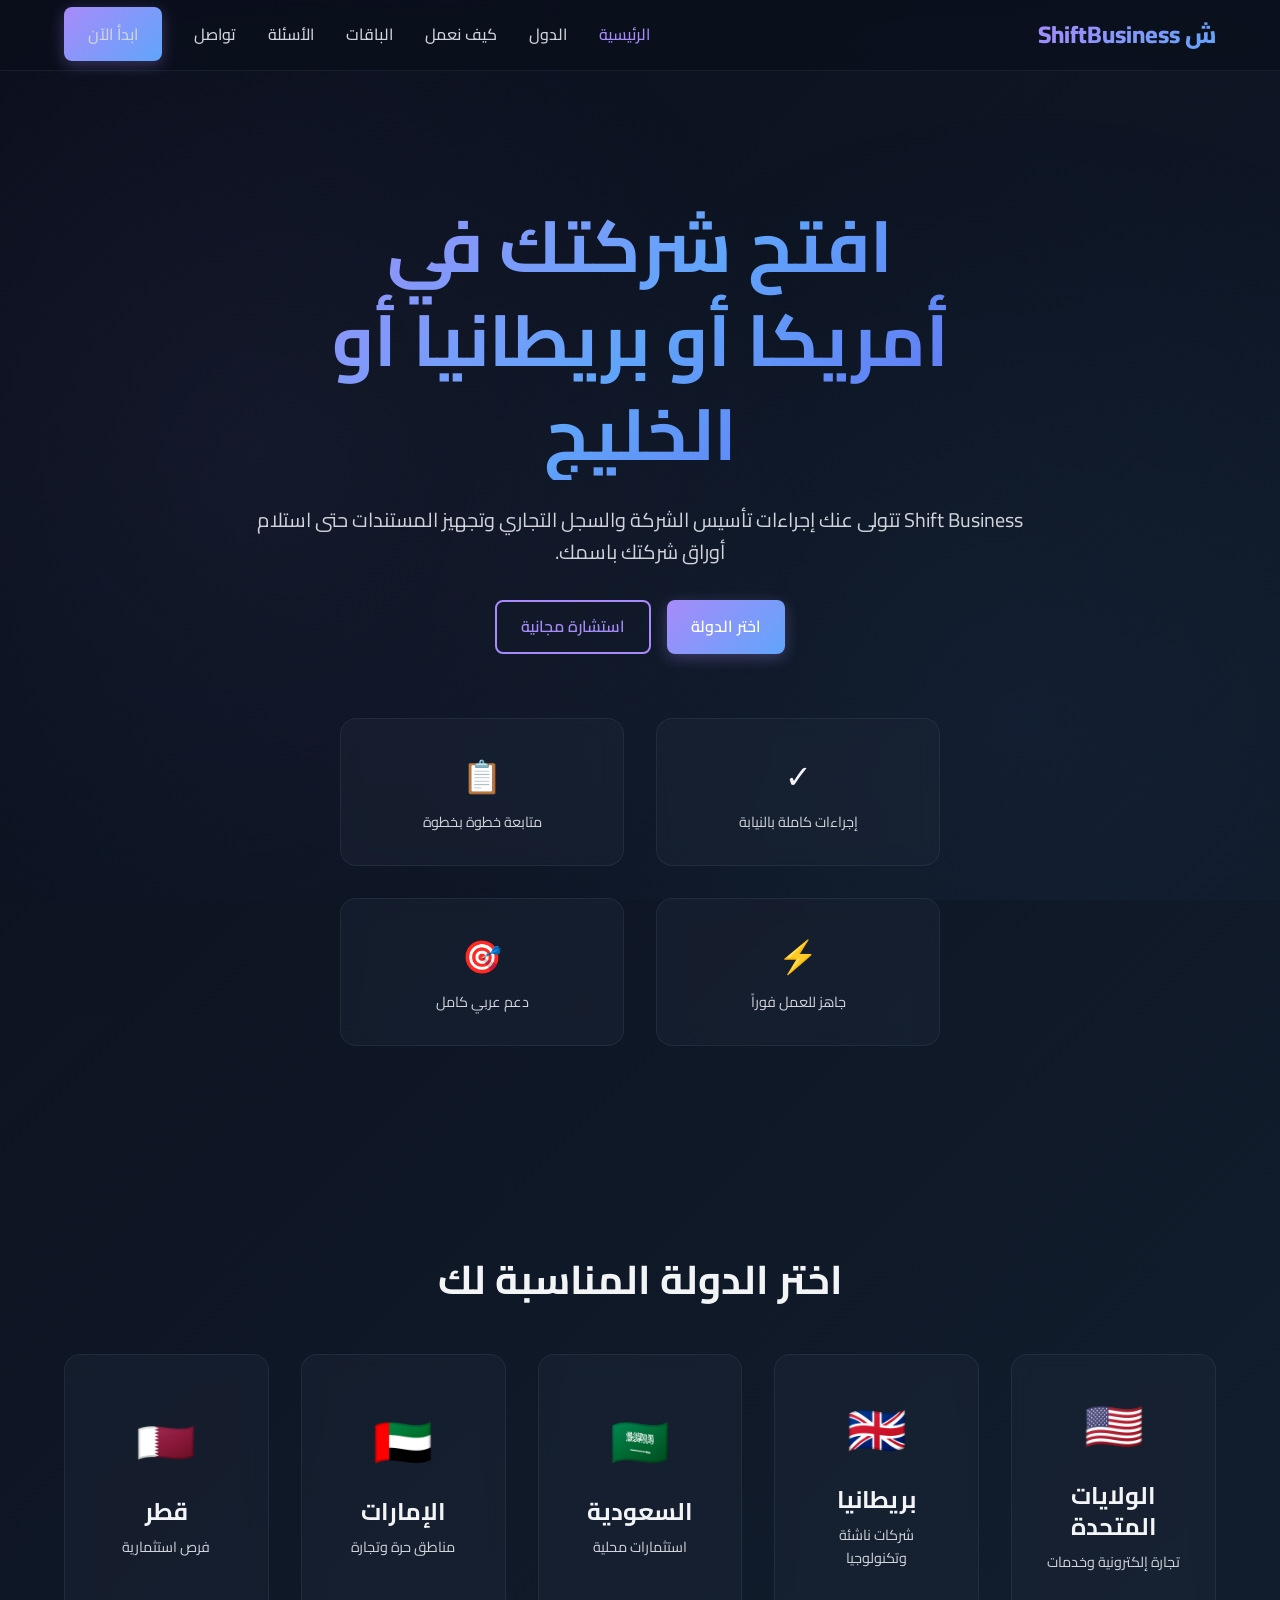
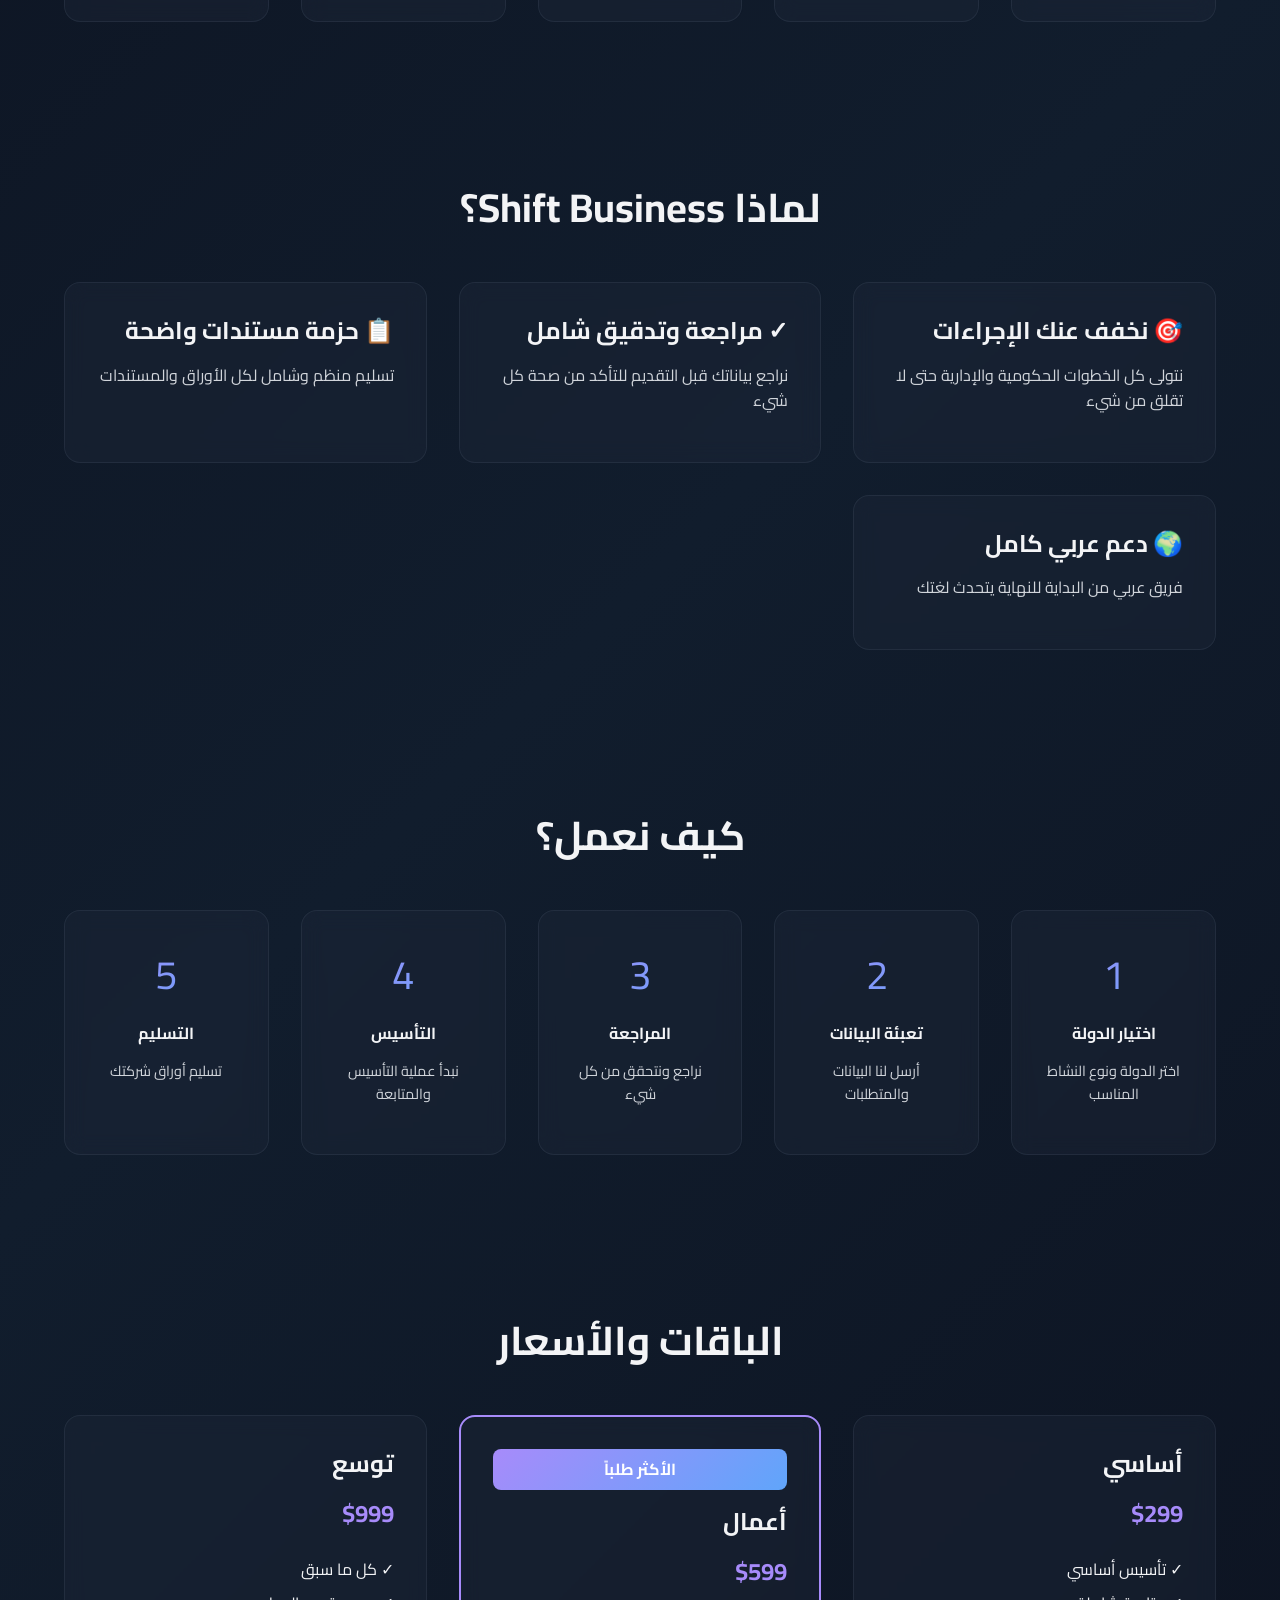
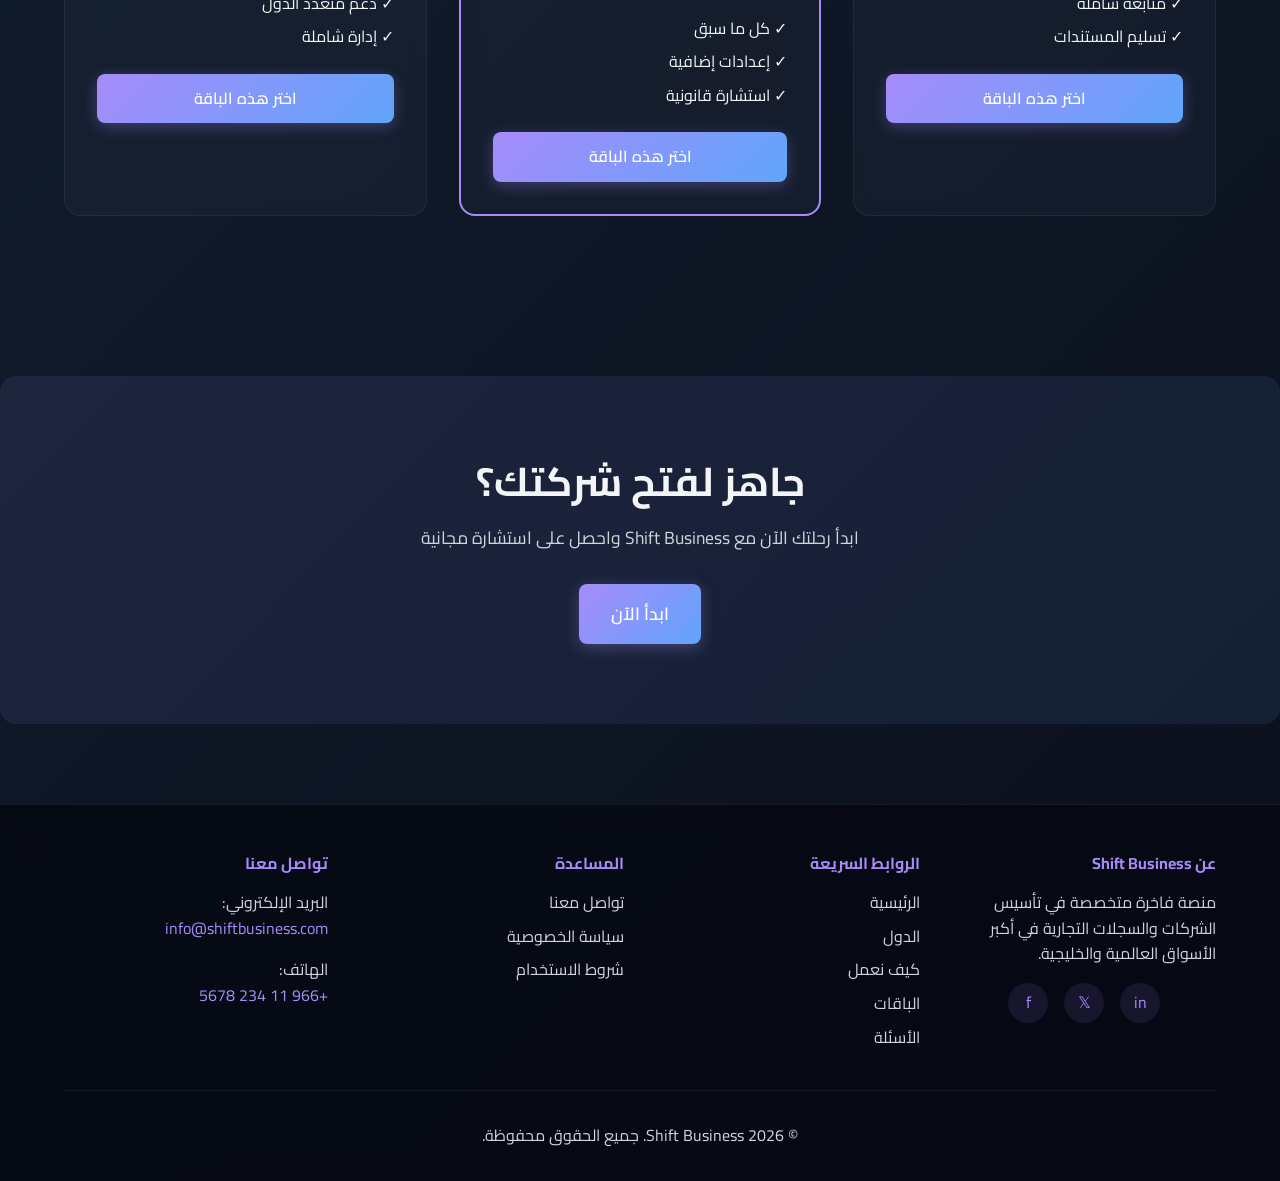
<file: index.html>
<!DOCTYPE html>
<html lang="ar" dir="rtl">
<head>
  <meta charset="UTF-8">
  <meta name="viewport" content="width=device-width, initial-scale=1.0">
  <meta name="description" content="Shift Business - منصة فاخرة لتأسيس الشركات في USA, UK, KSA, UAE, Qatar">
  <meta name="keywords" content="تأسيس شركات, سجل تجاري, استشارات قانونية">
  <meta name="author" content="Shift Business">
  <title>Shift Business - افتح شركتك في أمريكا أو بريطانيا أو الخليج</title>
  
  <!-- Favicon -->
  <link rel="icon" type="image/svg+xml" href="data:image/svg+xml,<svg xmlns='http://www.w3.org/2000/svg' viewBox='0 0 100 100'><text y='75' font-size='75' fill='%23A78BFA'>ش</text></svg>">
  
  <!-- Styles -->
  <link rel="stylesheet" href="css/style.css">
  
  <!-- Google Fonts -->
  <link href="https://fonts.googleapis.com/css2?family=Cairo:wght@300;400;500;600;700;800;900&display=swap" rel="stylesheet">
</head>
<body>
  <!-- Navigation -->
  <nav>
    <div class="container">
      <div class="nav-container">
        <a href="index.html" class="nav-logo">ش ShiftBusiness</a>
        
        <ul class="nav-links">
          <li><a href="index.html">الرئيسية</a></li>
          <li><a href="countries.html">الدول</a></li>
          <li><a href="how-it-works.html">كيف نعمل</a></li>
          <li><a href="pricing.html">الباقات</a></li>
          <li><a href="faq.html">الأسئلة</a></li>
          <li><a href="contact.html">تواصل</a></li>
          <li><a href="contact.html" class="nav-cta">ابدأ الآن</a></li>
        </ul>
        
        <button class="menu-toggle">☰</button>
      </div>
    </div>
  </nav>

  <!-- Hero Section -->
  <section class="hero">
    <div class="container">
      <div class="hero-content" data-animate>
        <h1>افتح شركتك في<br>أمريكا أو بريطانيا أو الخليج</h1>
        <p>Shift Business تتولى عنك إجراءات تأسيس الشركة والسجل التجاري وتجهيز المستندات حتى استلام أوراق شركتك باسمك.</p>
        
        <div class="hero-buttons">
          <a href="countries.html" class="btn btn-primary">اختر الدولة</a>
          <a href="contact.html" class="btn btn-secondary">استشارة مجانية</a>
        </div>

        <div class="grid grid-4" style="margin-top: 4rem; max-width: 600px; margin-left: auto; margin-right: auto;">
          <div class="glass-card text-center">
            <div style="font-size: 2rem; margin-bottom: 0.5rem;">✓</div>
            <p style="margin: 0; font-size: 0.9rem;">إجراءات كاملة بالنيابة</p>
          </div>
          <div class="glass-card text-center">
            <div style="font-size: 2rem; margin-bottom: 0.5rem;">📋</div>
            <p style="margin: 0; font-size: 0.9rem;">متابعة خطوة بخطوة</p>
          </div>
          <div class="glass-card text-center">
            <div style="font-size: 2rem; margin-bottom: 0.5rem;">⚡</div>
            <p style="margin: 0; font-size: 0.9rem;">جاهز للعمل فوراً</p>
          </div>
          <div class="glass-card text-center">
            <div style="font-size: 2rem; margin-bottom: 0.5rem;">🎯</div>
            <p style="margin: 0; font-size: 0.9rem;">دعم عربي كامل</p>
          </div>
        </div>
      </div>
    </div>
  </section>

  <!-- Countries Section -->
  <section>
    <div class="container">
      <h2 class="text-center mb-5" data-animate>اختر الدولة المناسبة لك</h2>
      
      <div class="grid grid-5">
        <a href="countries.html" class="glass-card text-center" style="text-decoration: none; display: flex; flex-direction: column; align-items: center; justify-content: center; min-height: 200px;" data-animate>
          <div style="font-size: 3rem; margin-bottom: 1rem;">🇺🇸</div>
          <h3 style="margin: 0;">الولايات المتحدة</h3>
          <p style="margin-top: 0.5rem; font-size: 0.9rem;">تجارة إلكترونية وخدمات</p>
        </a>

        <a href="countries.html" class="glass-card text-center" style="text-decoration: none; display: flex; flex-direction: column; align-items: center; justify-content: center; min-height: 200px;" data-animate>
          <div style="font-size: 3rem; margin-bottom: 1rem;">🇬🇧</div>
          <h3 style="margin: 0;">بريطانيا</h3>
          <p style="margin-top: 0.5rem; font-size: 0.9rem;">شركات ناشئة وتكنولوجيا</p>
        </a>

        <a href="countries.html" class="glass-card text-center" style="text-decoration: none; display: flex; flex-direction: column; align-items: center; justify-content: center; min-height: 200px;" data-animate>
          <div style="font-size: 3rem; margin-bottom: 1rem;">🇸🇦</div>
          <h3 style="margin: 0;">السعودية</h3>
          <p style="margin-top: 0.5rem; font-size: 0.9rem;">استثمارات محلية</p>
        </a>

        <a href="countries.html" class="glass-card text-center" style="text-decoration: none; display: flex; flex-direction: column; align-items: center; justify-content: center; min-height: 200px;" data-animate>
          <div style="font-size: 3rem; margin-bottom: 1rem;">🇦🇪</div>
          <h3 style="margin: 0;">الإمارات</h3>
          <p style="margin-top: 0.5rem; font-size: 0.9rem;">مناطق حرة وتجارة</p>
        </a>

        <a href="countries.html" class="glass-card text-center" style="text-decoration: none; display: flex; flex-direction: column; align-items: center; justify-content: center; min-height: 200px;" data-animate>
          <div style="font-size: 3rem; margin-bottom: 1rem;">🇶🇦</div>
          <h3 style="margin: 0;">قطر</h3>
          <p style="margin-top: 0.5rem; font-size: 0.9rem;">فرص استثمارية</p>
        </a>
      </div>
    </div>
  </section>

  <!-- Why Us Section -->
  <section>
    <div class="container">
      <h2 class="text-center mb-5" data-animate>لماذا Shift Business؟</h2>
      
      <div class="grid grid-2">
        <div class="glass-card" data-animate>
          <h3>🎯 نخفف عنك الإجراءات</h3>
          <p>نتولى كل الخطوات الحكومية والإدارية حتى لا تقلق من شيء</p>
        </div>

        <div class="glass-card" data-animate>
          <h3>✓ مراجعة وتدقيق شامل</h3>
          <p>نراجع بياناتك قبل التقديم للتأكد من صحة كل شيء</p>
        </div>

        <div class="glass-card" data-animate>
          <h3>📋 حزمة مستندات واضحة</h3>
          <p>تسليم منظم وشامل لكل الأوراق والمستندات</p>
        </div>

        <div class="glass-card" data-animate>
          <h3>🌍 دعم عربي كامل</h3>
          <p>فريق عربي من البداية للنهاية يتحدث لغتك</p>
        </div>
      </div>
    </div>
  </section>

  <!-- How It Works Section -->
  <section>
    <div class="container">
      <h2 class="text-center mb-5" data-animate>كيف نعمل؟</h2>
      
      <div class="grid grid-5">
        <div class="glass-card text-center" data-animate>
          <div style="font-size: 2.5rem; margin-bottom: 1rem; background: linear-gradient(135deg, #A78BFA, #60A5FA); -webkit-background-clip: text; -webkit-text-fill-color: transparent; background-clip: text;">1</div>
          <h4>اختيار الدولة</h4>
          <p style="font-size: 0.9rem;">اختر الدولة ونوع النشاط المناسب</p>
        </div>

        <div class="glass-card text-center" data-animate>
          <div style="font-size: 2.5rem; margin-bottom: 1rem; background: linear-gradient(135deg, #A78BFA, #60A5FA); -webkit-background-clip: text; -webkit-text-fill-color: transparent; background-clip: text;">2</div>
          <h4>تعبئة البيانات</h4>
          <p style="font-size: 0.9rem;">أرسل لنا البيانات والمتطلبات</p>
        </div>

        <div class="glass-card text-center" data-animate>
          <div style="font-size: 2.5rem; margin-bottom: 1rem; background: linear-gradient(135deg, #A78BFA, #60A5FA); -webkit-background-clip: text; -webkit-text-fill-color: transparent; background-clip: text;">3</div>
          <h4>المراجعة</h4>
          <p style="font-size: 0.9rem;">نراجع ونتحقق من كل شيء</p>
        </div>

        <div class="glass-card text-center" data-animate>
          <div style="font-size: 2.5rem; margin-bottom: 1rem; background: linear-gradient(135deg, #A78BFA, #60A5FA); -webkit-background-clip: text; -webkit-text-fill-color: transparent; background-clip: text;">4</div>
          <h4>التأسيس</h4>
          <p style="font-size: 0.9rem;">نبدأ عملية التأسيس والمتابعة</p>
        </div>

        <div class="glass-card text-center" data-animate>
          <div style="font-size: 2.5rem; margin-bottom: 1rem; background: linear-gradient(135deg, #A78BFA, #60A5FA); -webkit-background-clip: text; -webkit-text-fill-color: transparent; background-clip: text;">5</div>
          <h4>التسليم</h4>
          <p style="font-size: 0.9rem;">تسليم أوراق شركتك</p>
        </div>
      </div>
    </div>
  </section>

  <!-- Pricing Section -->
  <section>
    <div class="container">
      <h2 class="text-center mb-5" data-animate>الباقات والأسعار</h2>
      
      <div class="grid grid-3">
        <div class="glass-card" data-animate>
          <h3>أساسي</h3>
          <p style="color: #A78BFA; font-size: 1.5rem; font-weight: bold; margin: 1rem 0;">$299</p>
          <ul style="list-style: none; margin: 1.5rem 0;">
            <li style="margin-bottom: 0.5rem;">✓ تأسيس أساسي</li>
            <li style="margin-bottom: 0.5rem;">✓ متابعة شاملة</li>
            <li style="margin-bottom: 0.5rem;">✓ تسليم المستندات</li>
          </ul>
          <a href="contact.html" class="btn btn-primary" style="width: 100%; text-align: center;">اختر هذه الباقة</a>
        </div>

        <div class="glass-card" style="border: 2px solid #A78BFA; transform: scale(1.05);" data-animate>
          <div style="background: linear-gradient(135deg, #A78BFA, #60A5FA); color: white; padding: 0.5rem 1rem; border-radius: 0.5rem; text-align: center; margin-bottom: 1rem; font-weight: bold;">الأكثر طلباً</div>
          <h3>أعمال</h3>
          <p style="color: #A78BFA; font-size: 1.5rem; font-weight: bold; margin: 1rem 0;">$599</p>
          <ul style="list-style: none; margin: 1.5rem 0;">
            <li style="margin-bottom: 0.5rem;">✓ كل ما سبق</li>
            <li style="margin-bottom: 0.5rem;">✓ إعدادات إضافية</li>
            <li style="margin-bottom: 0.5rem;">✓ استشارة قانونية</li>
          </ul>
          <a href="contact.html" class="btn btn-primary" style="width: 100%; text-align: center;">اختر هذه الباقة</a>
        </div>

        <div class="glass-card" data-animate>
          <h3>توسع</h3>
          <p style="color: #A78BFA; font-size: 1.5rem; font-weight: bold; margin: 1rem 0;">$999</p>
          <ul style="list-style: none; margin: 1.5rem 0;">
            <li style="margin-bottom: 0.5rem;">✓ كل ما سبق</li>
            <li style="margin-bottom: 0.5rem;">✓ دعم متعدد الدول</li>
            <li style="margin-bottom: 0.5rem;">✓ إدارة شاملة</li>
          </ul>
          <a href="contact.html" class="btn btn-primary" style="width: 100%; text-align: center;">اختر هذه الباقة</a>
        </div>
      </div>
    </div>
  </section>

  <!-- CTA Section -->
  <section style="background: linear-gradient(135deg, rgba(167, 139, 250, 0.1), rgba(96, 165, 250, 0.1)); border-radius: 1rem; margin: 5rem 0;">
    <div class="container text-center">
      <h2 data-animate>جاهز لفتح شركتك؟</h2>
      <p style="font-size: 1.1rem; margin-bottom: 2rem;" data-animate>ابدأ رحلتك الآن مع Shift Business واحصل على استشارة مجانية</p>
      <a href="contact.html" class="btn btn-primary btn-lg" style="padding: 1rem 2rem; font-size: 1.1rem;" data-animate>ابدأ الآن</a>
    </div>
  </section>

  <!-- Footer -->
  <footer>
    <div class="container">
      <div class="footer-content">
        <div class="footer-section">
          <h4>عن Shift Business</h4>
          <p>منصة فاخرة متخصصة في تأسيس الشركات والسجلات التجارية في أكبر الأسواق العالمية والخليجية.</p>
          <div class="footer-social">
            <a href="#" title="LinkedIn">in</a>
            <a href="#" title="Twitter">𝕏</a>
            <a href="#" title="Facebook">f</a>
          </div>
        </div>

        <div class="footer-section">
          <h4>الروابط السريعة</h4>
          <ul>
            <li><a href="index.html">الرئيسية</a></li>
            <li><a href="countries.html">الدول</a></li>
            <li><a href="how-it-works.html">كيف نعمل</a></li>
            <li><a href="pricing.html">الباقات</a></li>
            <li><a href="faq.html">الأسئلة</a></li>
          </ul>
        </div>

        <div class="footer-section">
          <h4>المساعدة</h4>
          <ul>
            <li><a href="contact.html">تواصل معنا</a></li>
            <li><a href="#">سياسة الخصوصية</a></li>
            <li><a href="#">شروط الاستخدام</a></li>
          </ul>
        </div>

        <div class="footer-section">
          <h4>تواصل معنا</h4>
          <p>البريد الإلكتروني:<br><a href="mailto:info@shiftbusiness.com">info@shiftbusiness.com</a></p>
          <p>الهاتف:<br><a href="tel:+966112345678">+966 11 234 5678</a></p>
        </div>
      </div>

      <div class="footer-bottom">
        <p>&copy; 2026 Shift Business. جميع الحقوق محفوظة.</p>
      </div>
    </div>
  </footer>

  <!-- Scripts -->
  <script src="js/main.js"></script>
</body>
</html>
</file>
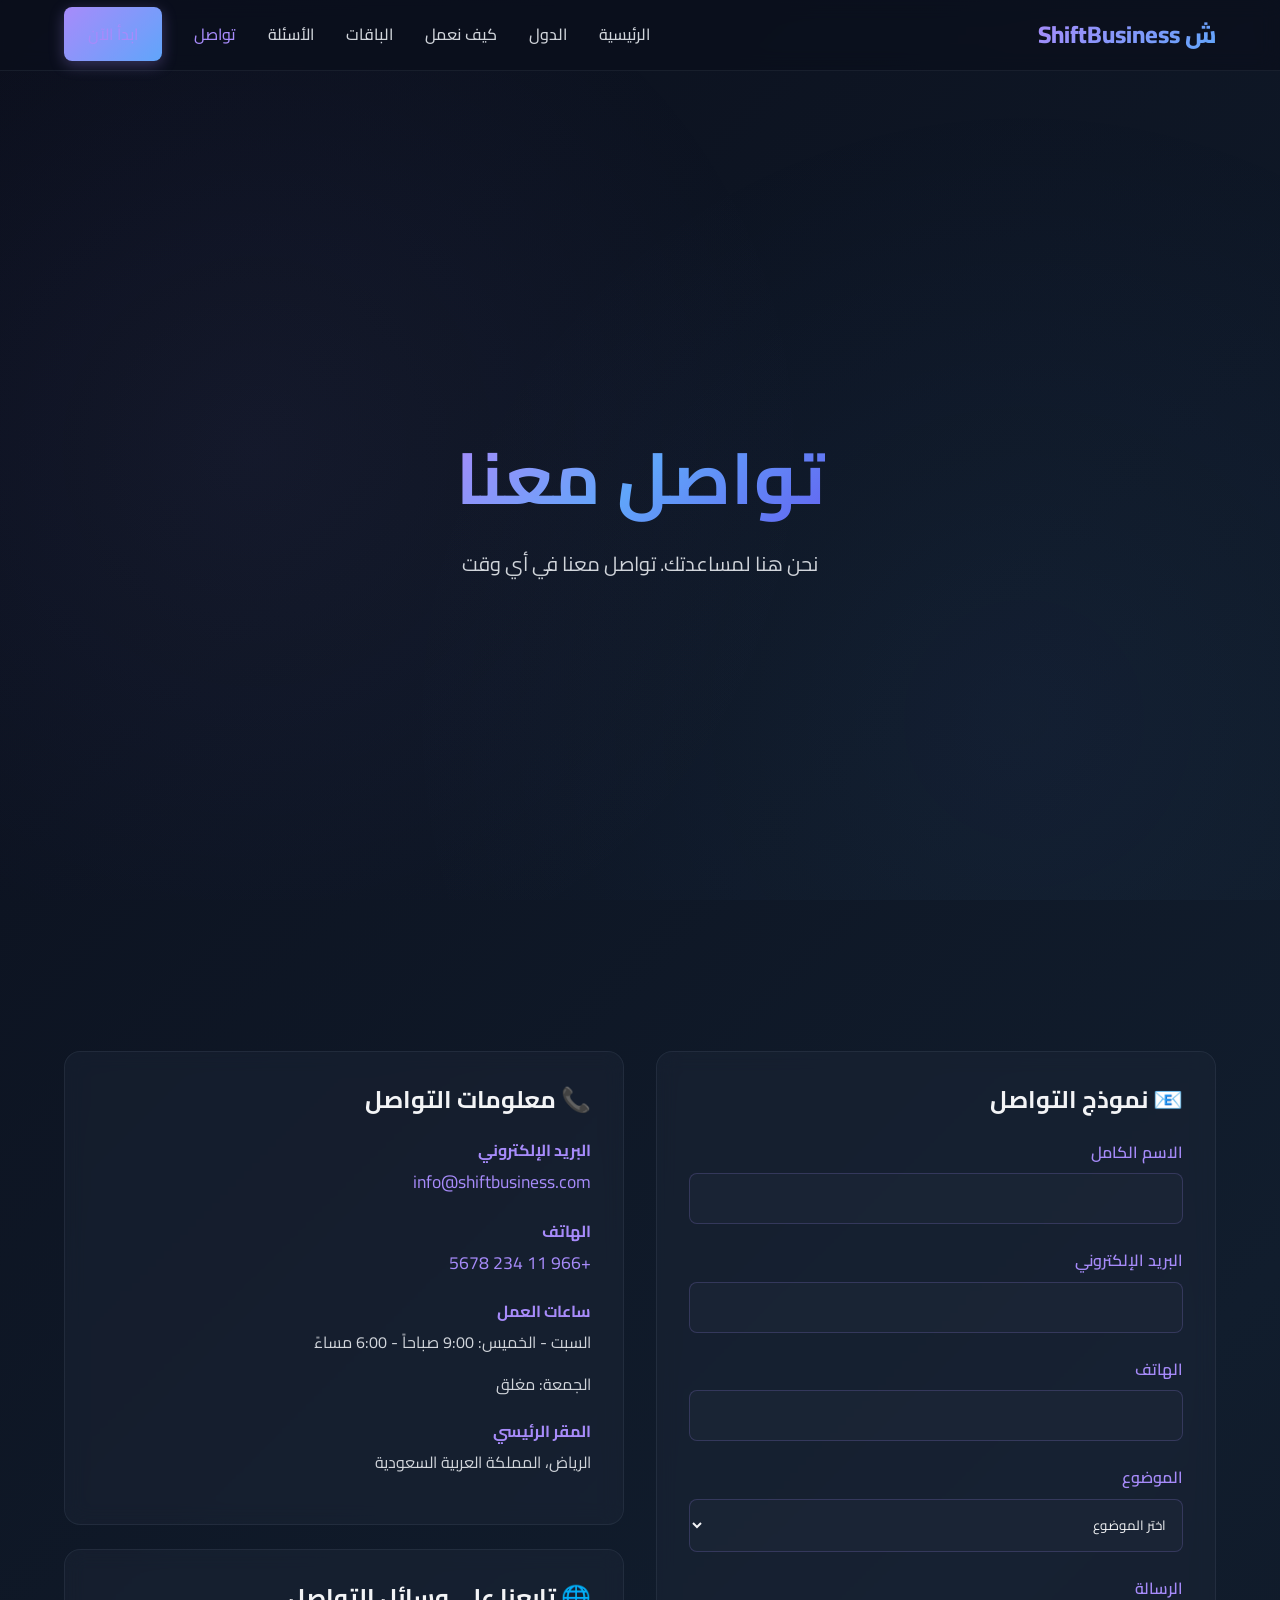
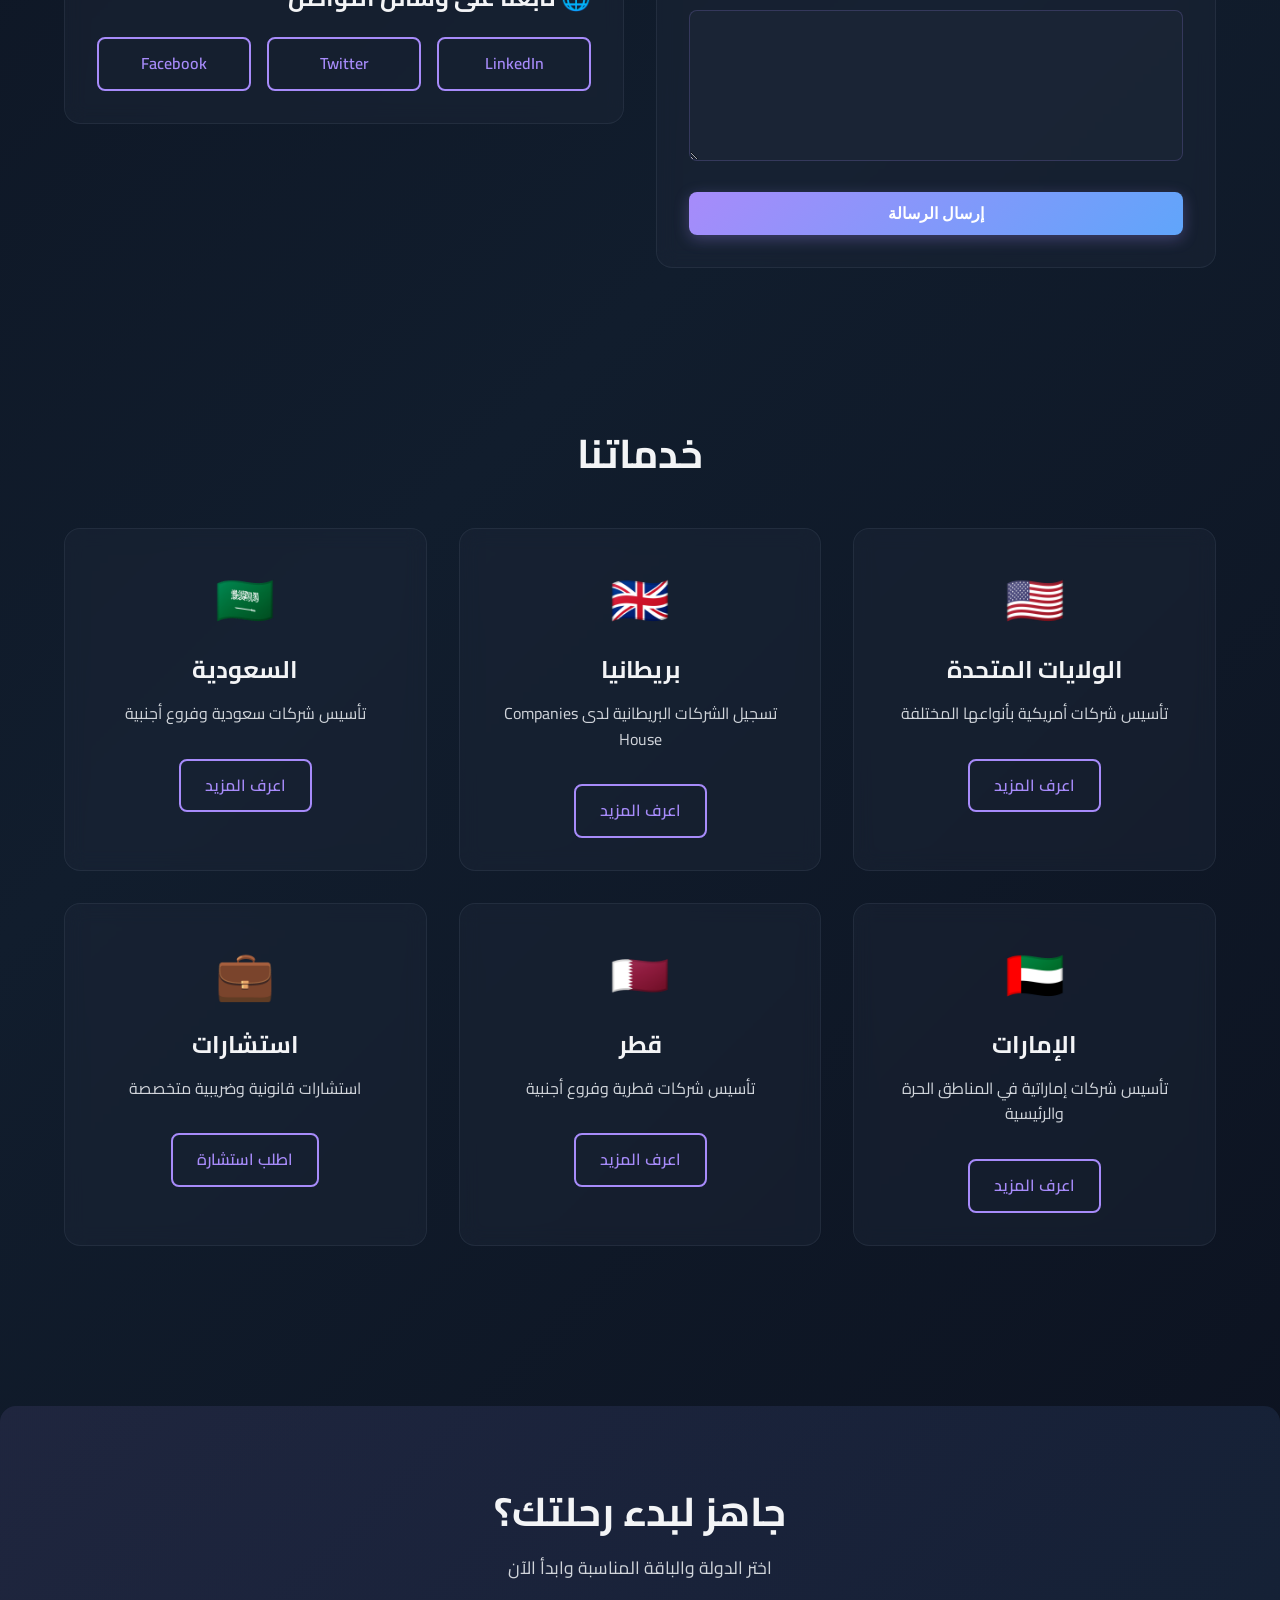
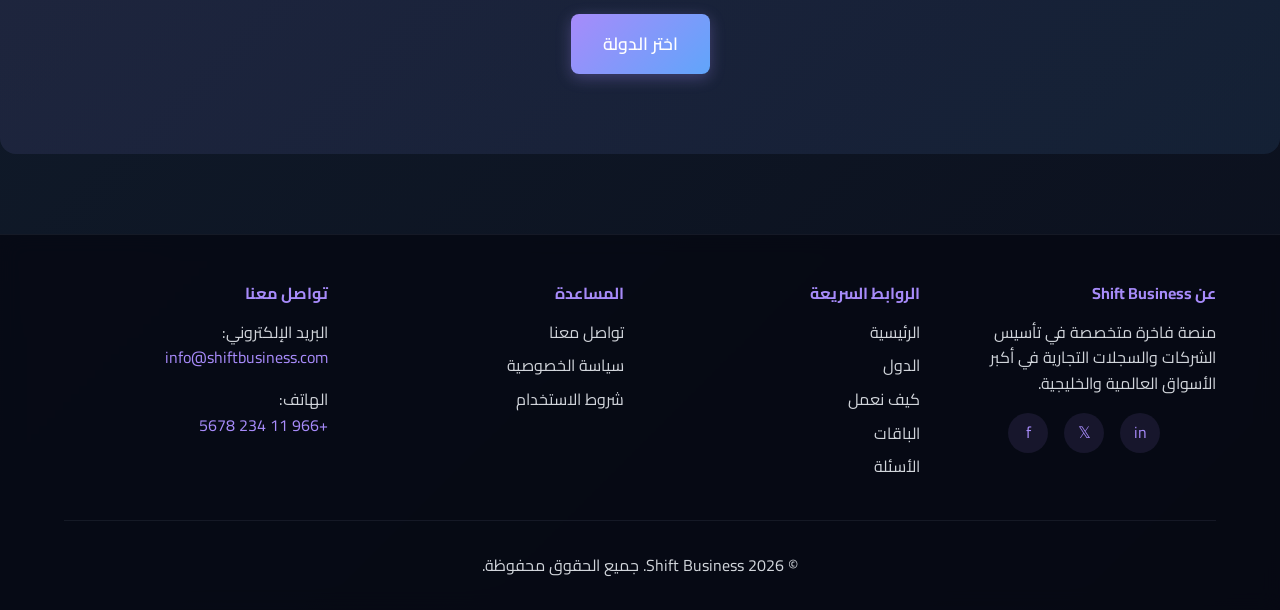
<file: contact.html>
<!DOCTYPE html>
<html lang="ar" dir="rtl">
<head>
  <meta charset="UTF-8">
  <meta name="viewport" content="width=device-width, initial-scale=1.0">
  <meta name="description" content="تواصل معنا - Shift Business">
  <title>تواصل معنا - Shift Business</title>
  <link rel="icon" type="image/svg+xml" href="data:image/svg+xml,<svg xmlns='http://www.w3.org/2000/svg' viewBox='0 0 100 100'><text y='75' font-size='75' fill='%23A78BFA'>ش</text></svg>">
  <link rel="stylesheet" href="css/style.css">
  <link href="https://fonts.googleapis.com/css2?family=Cairo:wght@300;400;500;600;700;800;900&display=swap" rel="stylesheet">
</head>
<body>
  <!-- Navigation -->
  <nav>
    <div class="container">
      <div class="nav-container">
        <a href="index.html" class="nav-logo">ش ShiftBusiness</a>
        
        <ul class="nav-links">
          <li><a href="index.html">الرئيسية</a></li>
          <li><a href="countries.html">الدول</a></li>
          <li><a href="how-it-works.html">كيف نعمل</a></li>
          <li><a href="pricing.html">الباقات</a></li>
          <li><a href="faq.html">الأسئلة</a></li>
          <li><a href="contact.html">تواصل</a></li>
          <li><a href="contact.html" class="nav-cta">ابدأ الآن</a></li>
        </ul>
        
        <button class="menu-toggle">☰</button>
      </div>
    </div>
  </nav>

  <!-- Hero Section -->
  <section class="hero">
    <div class="container">
      <div class="hero-content" data-animate>
        <h1>تواصل معنا</h1>
        <p>نحن هنا لمساعدتك. تواصل معنا في أي وقت</p>
      </div>
    </div>
  </section>

  <!-- Contact Section -->
  <section>
    <div class="container">
      <div class="grid grid-2">
        <!-- Contact Form -->
        <div class="glass-card" data-animate>
          <h3>📧 نموذج التواصل</h3>
          <form class="contact-form" style="margin-top: 1.5rem;">
            <div style="margin-bottom: 1.5rem;">
              <label style="display: block; margin-bottom: 0.5rem; color: #A78BFA; font-weight: 600;">الاسم الكامل</label>
              <input type="text" name="name" required style="width: 100%; padding: 0.75rem; background: rgba(30, 41, 59, 0.5); border: 1px solid rgba(167, 139, 250, 0.2); border-radius: 0.5rem; color: #F3F4F6; font-family: inherit;">
            </div>

            <div style="margin-bottom: 1.5rem;">
              <label style="display: block; margin-bottom: 0.5rem; color: #A78BFA; font-weight: 600;">البريد الإلكتروني</label>
              <input type="email" name="email" required style="width: 100%; padding: 0.75rem; background: rgba(30, 41, 59, 0.5); border: 1px solid rgba(167, 139, 250, 0.2); border-radius: 0.5rem; color: #F3F4F6; font-family: inherit;">
            </div>

            <div style="margin-bottom: 1.5rem;">
              <label style="display: block; margin-bottom: 0.5rem; color: #A78BFA; font-weight: 600;">الهاتف</label>
              <input type="tel" name="phone" required style="width: 100%; padding: 0.75rem; background: rgba(30, 41, 59, 0.5); border: 1px solid rgba(167, 139, 250, 0.2); border-radius: 0.5rem; color: #F3F4F6; font-family: inherit;">
            </div>

            <div style="margin-bottom: 1.5rem;">
              <label style="display: block; margin-bottom: 0.5rem; color: #A78BFA; font-weight: 600;">الموضوع</label>
              <select name="subject" required style="width: 100%; padding: 0.75rem; background: rgba(30, 41, 59, 0.5); border: 1px solid rgba(167, 139, 250, 0.2); border-radius: 0.5rem; color: #F3F4F6; font-family: inherit;">
                <option value="">اختر الموضوع</option>
                <option value="استفسار">استفسار عام</option>
                <option value="طلب تأسيس">طلب تأسيس شركة</option>
                <option value="دعم">طلب دعم</option>
                <option value="شراكة">فرصة شراكة</option>
                <option value="أخرى">أخرى</option>
              </select>
            </div>

            <div style="margin-bottom: 1.5rem;">
              <label style="display: block; margin-bottom: 0.5rem; color: #A78BFA; font-weight: 600;">الرسالة</label>
              <textarea name="message" required rows="5" style="width: 100%; padding: 0.75rem; background: rgba(30, 41, 59, 0.5); border: 1px solid rgba(167, 139, 250, 0.2); border-radius: 0.5rem; color: #F3F4F6; font-family: inherit; resize: vertical;"></textarea>
            </div>

            <button type="submit" class="btn btn-primary" style="width: 100%; text-align: center;">إرسال الرسالة</button>
          </form>
        </div>

        <!-- Contact Info -->
        <div data-animate>
          <div class="glass-card" style="margin-bottom: 1.5rem;">
            <h3>📞 معلومات التواصل</h3>
            
            <div style="margin-top: 1.5rem;">
              <h4 style="color: #A78BFA; margin-bottom: 0.5rem;">البريد الإلكتروني</h4>
              <a href="mailto:info@shiftbusiness.com" style="font-size: 1.1rem;">info@shiftbusiness.com</a>
            </div>

            <div style="margin-top: 1.5rem;">
              <h4 style="color: #A78BFA; margin-bottom: 0.5rem;">الهاتف</h4>
              <a href="tel:+966112345678" style="font-size: 1.1rem;">+966 11 234 5678</a>
            </div>

            <div style="margin-top: 1.5rem;">
              <h4 style="color: #A78BFA; margin-bottom: 0.5rem;">ساعات العمل</h4>
              <p>السبت - الخميس: 9:00 صباحاً - 6:00 مساءً</p>
              <p>الجمعة: مغلق</p>
            </div>

            <div style="margin-top: 1.5rem;">
              <h4 style="color: #A78BFA; margin-bottom: 0.5rem;">المقر الرئيسي</h4>
              <p>الرياض، المملكة العربية السعودية</p>
            </div>
          </div>

          <div class="glass-card">
            <h3>🌐 تابعنا على وسائل التواصل</h3>
            
            <div style="display: flex; gap: 1rem; margin-top: 1.5rem; flex-wrap: wrap;">
              <a href="#" class="btn btn-secondary" style="flex: 1; text-align: center; min-width: 120px;">LinkedIn</a>
              <a href="#" class="btn btn-secondary" style="flex: 1; text-align: center; min-width: 120px;">Twitter</a>
              <a href="#" class="btn btn-secondary" style="flex: 1; text-align: center; min-width: 120px;">Facebook</a>
            </div>
          </div>
        </div>
      </div>
    </div>
  </section>

  <!-- Services Section -->
  <section>
    <div class="container">
      <h2 class="text-center mb-5" data-animate>خدماتنا</h2>
      
      <div class="grid grid-3">
        <div class="glass-card text-center" data-animate>
          <div style="font-size: 3rem; margin-bottom: 1rem;">🇺🇸</div>
          <h3>الولايات المتحدة</h3>
          <p>تأسيس شركات أمريكية بأنواعها المختلفة</p>
          <a href="countries.html" class="btn btn-secondary" style="margin-top: 1rem;">اعرف المزيد</a>
        </div>

        <div class="glass-card text-center" data-animate>
          <div style="font-size: 3rem; margin-bottom: 1rem;">🇬🇧</div>
          <h3>بريطانيا</h3>
          <p>تسجيل الشركات البريطانية لدى Companies House</p>
          <a href="countries.html" class="btn btn-secondary" style="margin-top: 1rem;">اعرف المزيد</a>
        </div>

        <div class="glass-card text-center" data-animate>
          <div style="font-size: 3rem; margin-bottom: 1rem;">🇸🇦</div>
          <h3>السعودية</h3>
          <p>تأسيس شركات سعودية وفروع أجنبية</p>
          <a href="countries.html" class="btn btn-secondary" style="margin-top: 1rem;">اعرف المزيد</a>
        </div>

        <div class="glass-card text-center" data-animate>
          <div style="font-size: 3rem; margin-bottom: 1rem;">🇦🇪</div>
          <h3>الإمارات</h3>
          <p>تأسيس شركات إماراتية في المناطق الحرة والرئيسية</p>
          <a href="countries.html" class="btn btn-secondary" style="margin-top: 1rem;">اعرف المزيد</a>
        </div>

        <div class="glass-card text-center" data-animate>
          <div style="font-size: 3rem; margin-bottom: 1rem;">🇶🇦</div>
          <h3>قطر</h3>
          <p>تأسيس شركات قطرية وفروع أجنبية</p>
          <a href="countries.html" class="btn btn-secondary" style="margin-top: 1rem;">اعرف المزيد</a>
        </div>

        <div class="glass-card text-center" data-animate>
          <div style="font-size: 3rem; margin-bottom: 1rem;">💼</div>
          <h3>استشارات</h3>
          <p>استشارات قانونية وضريبية متخصصة</p>
          <a href="contact.html" class="btn btn-secondary" style="margin-top: 1rem;">اطلب استشارة</a>
        </div>
      </div>
    </div>
  </section>

  <!-- CTA Section -->
  <section style="background: linear-gradient(135deg, rgba(167, 139, 250, 0.1), rgba(96, 165, 250, 0.1)); border-radius: 1rem; margin: 5rem 0;">
    <div class="container text-center">
      <h2 data-animate>جاهز لبدء رحلتك؟</h2>
      <p style="font-size: 1.1rem; margin-bottom: 2rem;" data-animate>اختر الدولة والباقة المناسبة وابدأ الآن</p>
      <a href="countries.html" class="btn btn-primary btn-lg" style="padding: 1rem 2rem; font-size: 1.1rem;" data-animate>اختر الدولة</a>
    </div>
  </section>

  <!-- Footer -->
  <footer>
    <div class="container">
      <div class="footer-content">
        <div class="footer-section">
          <h4>عن Shift Business</h4>
          <p>منصة فاخرة متخصصة في تأسيس الشركات والسجلات التجارية في أكبر الأسواق العالمية والخليجية.</p>
          <div class="footer-social">
            <a href="#" title="LinkedIn">in</a>
            <a href="#" title="Twitter">𝕏</a>
            <a href="#" title="Facebook">f</a>
          </div>
        </div>

        <div class="footer-section">
          <h4>الروابط السريعة</h4>
          <ul>
            <li><a href="index.html">الرئيسية</a></li>
            <li><a href="countries.html">الدول</a></li>
            <li><a href="how-it-works.html">كيف نعمل</a></li>
            <li><a href="pricing.html">الباقات</a></li>
            <li><a href="faq.html">الأسئلة</a></li>
          </ul>
        </div>

        <div class="footer-section">
          <h4>المساعدة</h4>
          <ul>
            <li><a href="contact.html">تواصل معنا</a></li>
            <li><a href="#">سياسة الخصوصية</a></li>
            <li><a href="#">شروط الاستخدام</a></li>
          </ul>
        </div>

        <div class="footer-section">
          <h4>تواصل معنا</h4>
          <p>البريد الإلكتروني:<br><a href="mailto:info@shiftbusiness.com">info@shiftbusiness.com</a></p>
          <p>الهاتف:<br><a href="tel:+966112345678">+966 11 234 5678</a></p>
        </div>
      </div>

      <div class="footer-bottom">
        <p>&copy; 2026 Shift Business. جميع الحقوق محفوظة.</p>
      </div>
    </div>
  </footer>

  <script src="js/main.js"></script>
</body>
</html>
</file>
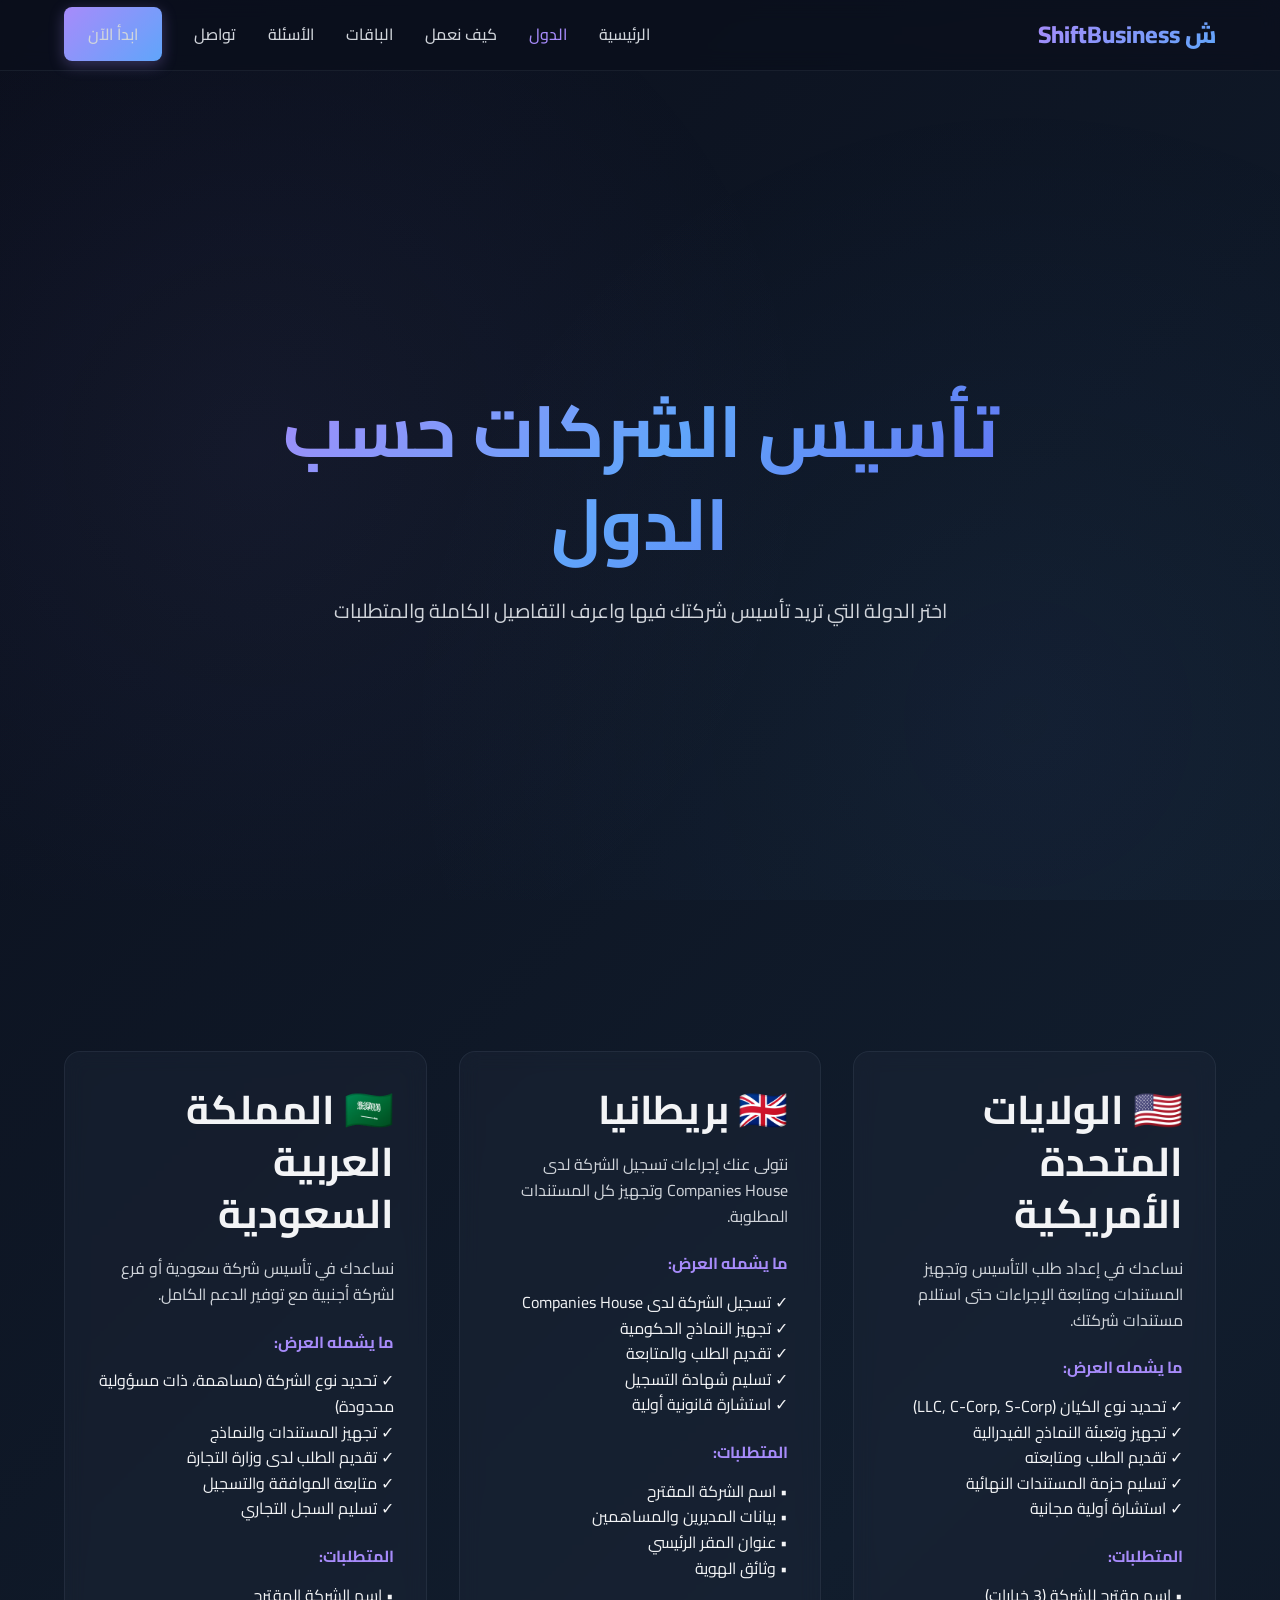
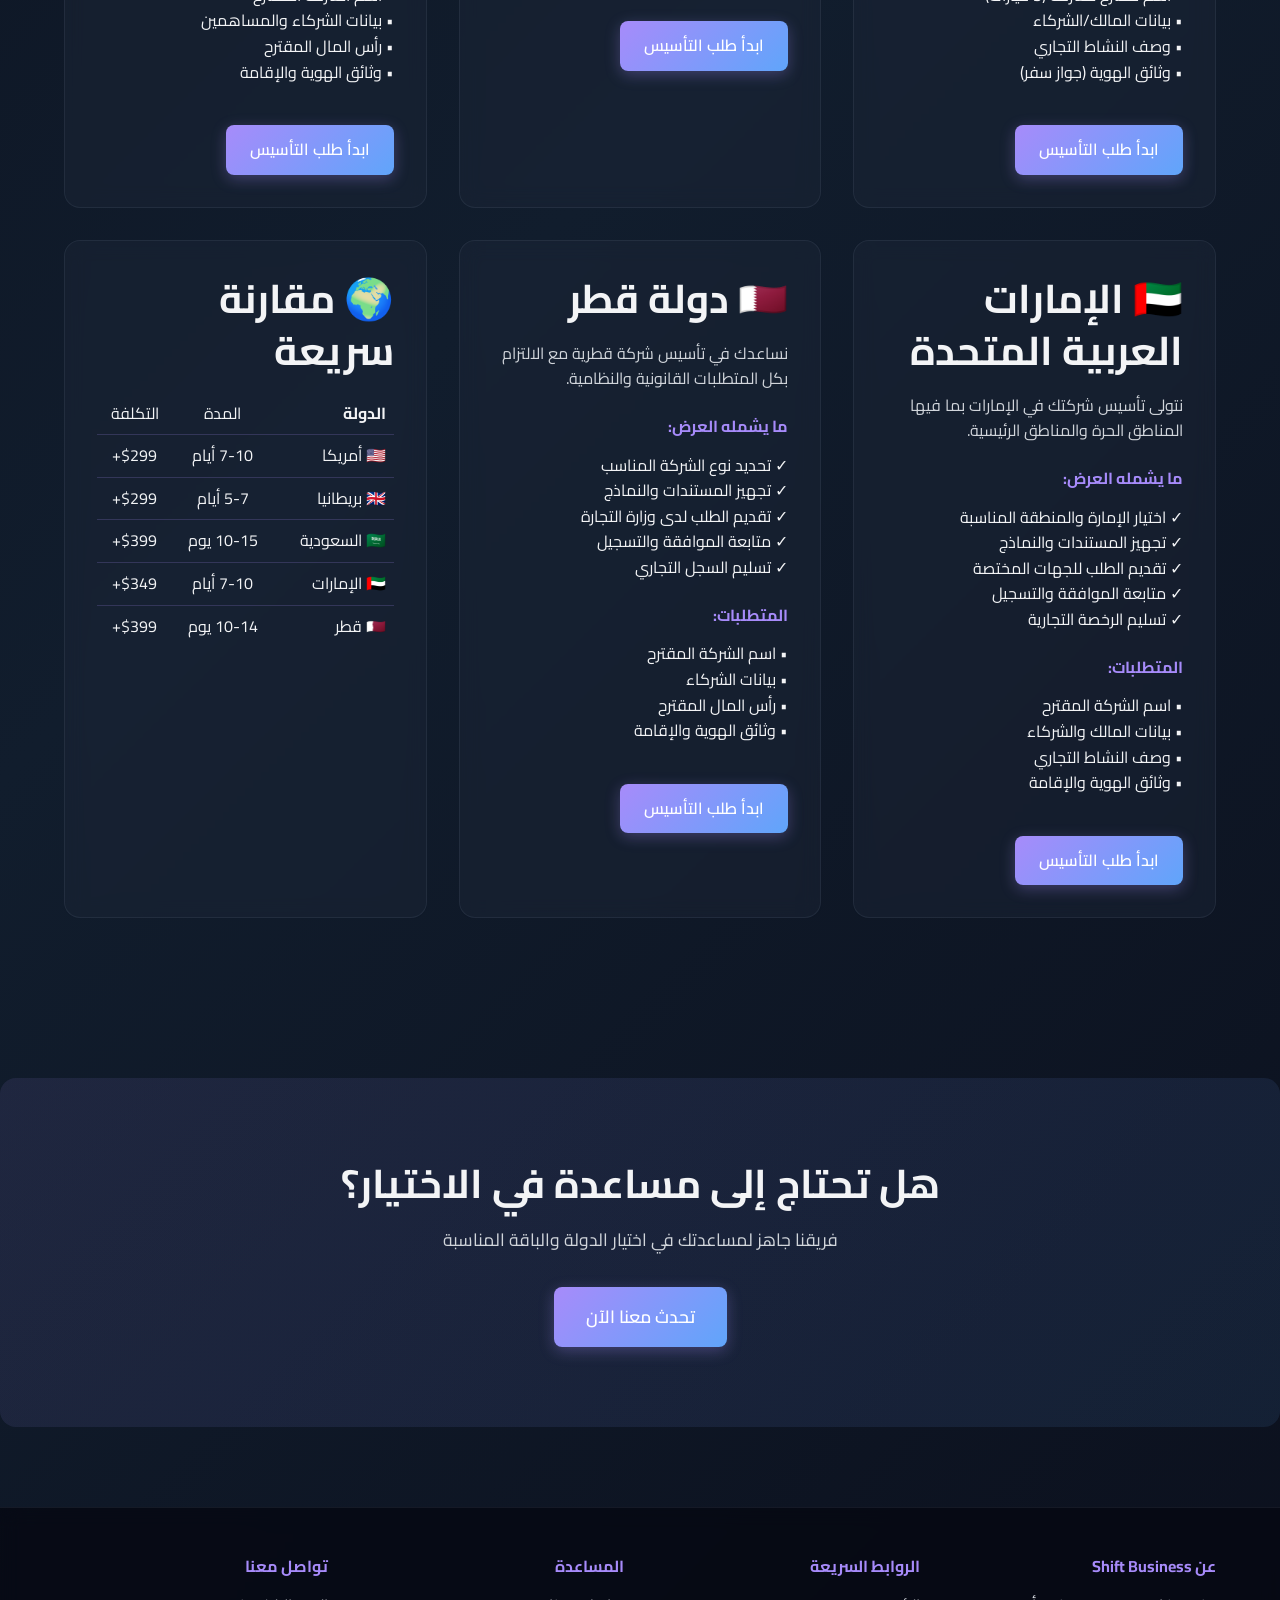
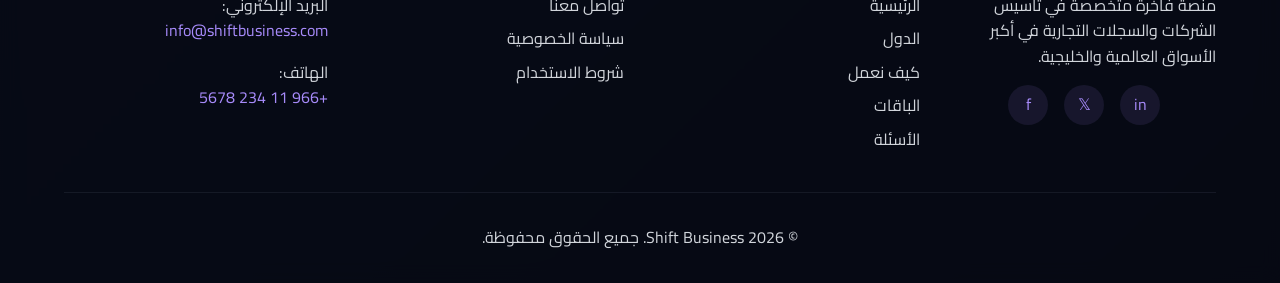
<file: countries.html>
<!DOCTYPE html>
<html lang="ar" dir="rtl">
<head>
  <meta charset="UTF-8">
  <meta name="viewport" content="width=device-width, initial-scale=1.0">
  <meta name="description" content="تأسيس الشركات في الدول المختلفة - Shift Business">
  <title>الدول - Shift Business</title>
  <link rel="icon" type="image/svg+xml" href="data:image/svg+xml,<svg xmlns='http://www.w3.org/2000/svg' viewBox='0 0 100 100'><text y='75' font-size='75' fill='%23A78BFA'>ش</text></svg>">
  <link rel="stylesheet" href="css/style.css">
  <link href="https://fonts.googleapis.com/css2?family=Cairo:wght@300;400;500;600;700;800;900&display=swap" rel="stylesheet">
</head>
<body>
  <!-- Navigation -->
  <nav>
    <div class="container">
      <div class="nav-container">
        <a href="index.html" class="nav-logo">ش ShiftBusiness</a>
        
        <ul class="nav-links">
          <li><a href="index.html">الرئيسية</a></li>
          <li><a href="countries.html">الدول</a></li>
          <li><a href="how-it-works.html">كيف نعمل</a></li>
          <li><a href="pricing.html">الباقات</a></li>
          <li><a href="faq.html">الأسئلة</a></li>
          <li><a href="contact.html">تواصل</a></li>
          <li><a href="contact.html" class="nav-cta">ابدأ الآن</a></li>
        </ul>
        
        <button class="menu-toggle">☰</button>
      </div>
    </div>
  </nav>

  <!-- Hero Section -->
  <section class="hero">
    <div class="container">
      <div class="hero-content" data-animate>
        <h1>تأسيس الشركات حسب الدول</h1>
        <p>اختر الدولة التي تريد تأسيس شركتك فيها واعرف التفاصيل الكاملة والمتطلبات</p>
      </div>
    </div>
  </section>

  <!-- Countries Details -->
  <section>
    <div class="container">
      <div class="grid grid-2">
        <!-- USA -->
        <div class="glass-card" data-animate>
          <h2>🇺🇸 الولايات المتحدة الأمريكية</h2>
          <p>نساعدك في إعداد طلب التأسيس وتجهيز المستندات ومتابعة الإجراءات حتى استلام مستندات شركتك.</p>
          
          <h4 style="color: #A78BFA; margin-top: 1.5rem;">ما يشمله العرض:</h4>
          <ul style="list-style: none; margin: 1rem 0;">
            <li>✓ تحديد نوع الكيان (LLC, C-Corp, S-Corp)</li>
            <li>✓ تجهيز وتعبئة النماذج الفيدرالية</li>
            <li>✓ تقديم الطلب ومتابعته</li>
            <li>✓ تسليم حزمة المستندات النهائية</li>
            <li>✓ استشارة أولية مجانية</li>
          </ul>

          <h4 style="color: #A78BFA; margin-top: 1.5rem;">المتطلبات:</h4>
          <ul style="list-style: none; margin: 1rem 0;">
            <li>• اسم مقترح للشركة (3 خيارات)</li>
            <li>• بيانات المالك/الشركاء</li>
            <li>• وصف النشاط التجاري</li>
            <li>• وثائق الهوية (جواز سفر)</li>
          </ul>

          <a href="contact.html" class="btn btn-primary" style="margin-top: 1.5rem;">ابدأ طلب التأسيس</a>
        </div>

        <!-- UK -->
        <div class="glass-card" data-animate>
          <h2>🇬🇧 بريطانيا</h2>
          <p>نتولى عنك إجراءات تسجيل الشركة لدى Companies House وتجهيز كل المستندات المطلوبة.</p>
          
          <h4 style="color: #A78BFA; margin-top: 1.5rem;">ما يشمله العرض:</h4>
          <ul style="list-style: none; margin: 1rem 0;">
            <li>✓ تسجيل الشركة لدى Companies House</li>
            <li>✓ تجهيز النماذج الحكومية</li>
            <li>✓ تقديم الطلب والمتابعة</li>
            <li>✓ تسليم شهادة التسجيل</li>
            <li>✓ استشارة قانونية أولية</li>
          </ul>

          <h4 style="color: #A78BFA; margin-top: 1.5rem;">المتطلبات:</h4>
          <ul style="list-style: none; margin: 1rem 0;">
            <li>• اسم الشركة المقترح</li>
            <li>• بيانات المديرين والمساهمين</li>
            <li>• عنوان المقر الرئيسي</li>
            <li>• وثائق الهوية</li>
          </ul>

          <a href="contact.html" class="btn btn-primary" style="margin-top: 1.5rem;">ابدأ طلب التأسيس</a>
        </div>

        <!-- KSA -->
        <div class="glass-card" data-animate>
          <h2>🇸🇦 المملكة العربية السعودية</h2>
          <p>نساعدك في تأسيس شركة سعودية أو فرع لشركة أجنبية مع توفير الدعم الكامل.</p>
          
          <h4 style="color: #A78BFA; margin-top: 1.5rem;">ما يشمله العرض:</h4>
          <ul style="list-style: none; margin: 1rem 0;">
            <li>✓ تحديد نوع الشركة (مساهمة، ذات مسؤولية محدودة)</li>
            <li>✓ تجهيز المستندات والنماذج</li>
            <li>✓ تقديم الطلب لدى وزارة التجارة</li>
            <li>✓ متابعة الموافقة والتسجيل</li>
            <li>✓ تسليم السجل التجاري</li>
          </ul>

          <h4 style="color: #A78BFA; margin-top: 1.5rem;">المتطلبات:</h4>
          <ul style="list-style: none; margin: 1rem 0;">
            <li>• اسم الشركة المقترح</li>
            <li>• بيانات الشركاء والمساهمين</li>
            <li>• رأس المال المقترح</li>
            <li>• وثائق الهوية والإقامة</li>
          </ul>

          <a href="contact.html" class="btn btn-primary" style="margin-top: 1.5rem;">ابدأ طلب التأسيس</a>
        </div>

        <!-- UAE -->
        <div class="glass-card" data-animate>
          <h2>🇦🇪 الإمارات العربية المتحدة</h2>
          <p>نتولى تأسيس شركتك في الإمارات بما فيها المناطق الحرة والمناطق الرئيسية.</p>
          
          <h4 style="color: #A78BFA; margin-top: 1.5rem;">ما يشمله العرض:</h4>
          <ul style="list-style: none; margin: 1rem 0;">
            <li>✓ اختيار الإمارة والمنطقة المناسبة</li>
            <li>✓ تجهيز المستندات والنماذج</li>
            <li>✓ تقديم الطلب للجهات المختصة</li>
            <li>✓ متابعة الموافقة والتسجيل</li>
            <li>✓ تسليم الرخصة التجارية</li>
          </ul>

          <h4 style="color: #A78BFA; margin-top: 1.5rem;">المتطلبات:</h4>
          <ul style="list-style: none; margin: 1rem 0;">
            <li>• اسم الشركة المقترح</li>
            <li>• بيانات المالك والشركاء</li>
            <li>• وصف النشاط التجاري</li>
            <li>• وثائق الهوية والإقامة</li>
          </ul>

          <a href="contact.html" class="btn btn-primary" style="margin-top: 1.5rem;">ابدأ طلب التأسيس</a>
        </div>

        <!-- Qatar -->
        <div class="glass-card" data-animate>
          <h2>🇶🇦 دولة قطر</h2>
          <p>نساعدك في تأسيس شركة قطرية مع الالتزام بكل المتطلبات القانونية والنظامية.</p>
          
          <h4 style="color: #A78BFA; margin-top: 1.5rem;">ما يشمله العرض:</h4>
          <ul style="list-style: none; margin: 1rem 0;">
            <li>✓ تحديد نوع الشركة المناسب</li>
            <li>✓ تجهيز المستندات والنماذج</li>
            <li>✓ تقديم الطلب لدى وزارة التجارة</li>
            <li>✓ متابعة الموافقة والتسجيل</li>
            <li>✓ تسليم السجل التجاري</li>
          </ul>

          <h4 style="color: #A78BFA; margin-top: 1.5rem;">المتطلبات:</h4>
          <ul style="list-style: none; margin: 1rem 0;">
            <li>• اسم الشركة المقترح</li>
            <li>• بيانات الشركاء</li>
            <li>• رأس المال المقترح</li>
            <li>• وثائق الهوية والإقامة</li>
          </ul>

          <a href="contact.html" class="btn btn-primary" style="margin-top: 1.5rem;">ابدأ طلب التأسيس</a>
        </div>

        <!-- Comparison -->
        <div class="glass-card" data-animate>
          <h2>🌍 مقارنة سريعة</h2>
          <table style="width: 100%; margin-top: 1rem; border-collapse: collapse;">
            <tr style="border-bottom: 1px solid rgba(167, 139, 250, 0.2);">
              <td style="padding: 0.5rem; font-weight: bold;">الدولة</td>
              <td style="padding: 0.5rem; text-align: center;">المدة</td>
              <td style="padding: 0.5rem; text-align: center;">التكلفة</td>
            </tr>
            <tr style="border-bottom: 1px solid rgba(167, 139, 250, 0.2);">
              <td style="padding: 0.5rem;">🇺🇸 أمريكا</td>
              <td style="padding: 0.5rem; text-align: center;">7-10 أيام</td>
              <td style="padding: 0.5rem; text-align: center;">$299+</td>
            </tr>
            <tr style="border-bottom: 1px solid rgba(167, 139, 250, 0.2);">
              <td style="padding: 0.5rem;">🇬🇧 بريطانيا</td>
              <td style="padding: 0.5rem; text-align: center;">5-7 أيام</td>
              <td style="padding: 0.5rem; text-align: center;">$299+</td>
            </tr>
            <tr style="border-bottom: 1px solid rgba(167, 139, 250, 0.2);">
              <td style="padding: 0.5rem;">🇸🇦 السعودية</td>
              <td style="padding: 0.5rem; text-align: center;">10-15 يوم</td>
              <td style="padding: 0.5rem; text-align: center;">$399+</td>
            </tr>
            <tr style="border-bottom: 1px solid rgba(167, 139, 250, 0.2);">
              <td style="padding: 0.5rem;">🇦🇪 الإمارات</td>
              <td style="padding: 0.5rem; text-align: center;">7-10 أيام</td>
              <td style="padding: 0.5rem; text-align: center;">$349+</td>
            </tr>
            <tr>
              <td style="padding: 0.5rem;">🇶🇦 قطر</td>
              <td style="padding: 0.5rem; text-align: center;">10-14 يوم</td>
              <td style="padding: 0.5rem; text-align: center;">$399+</td>
            </tr>
          </table>
        </div>
      </div>
    </div>
  </section>

  <!-- CTA Section -->
  <section style="background: linear-gradient(135deg, rgba(167, 139, 250, 0.1), rgba(96, 165, 250, 0.1)); border-radius: 1rem; margin: 5rem 0;">
    <div class="container text-center">
      <h2 data-animate>هل تحتاج إلى مساعدة في الاختيار؟</h2>
      <p style="font-size: 1.1rem; margin-bottom: 2rem;" data-animate>فريقنا جاهز لمساعدتك في اختيار الدولة والباقة المناسبة</p>
      <a href="contact.html" class="btn btn-primary btn-lg" style="padding: 1rem 2rem; font-size: 1.1rem;" data-animate>تحدث معنا الآن</a>
    </div>
  </section>

  <!-- Footer -->
  <footer>
    <div class="container">
      <div class="footer-content">
        <div class="footer-section">
          <h4>عن Shift Business</h4>
          <p>منصة فاخرة متخصصة في تأسيس الشركات والسجلات التجارية في أكبر الأسواق العالمية والخليجية.</p>
          <div class="footer-social">
            <a href="#" title="LinkedIn">in</a>
            <a href="#" title="Twitter">𝕏</a>
            <a href="#" title="Facebook">f</a>
          </div>
        </div>

        <div class="footer-section">
          <h4>الروابط السريعة</h4>
          <ul>
            <li><a href="index.html">الرئيسية</a></li>
            <li><a href="countries.html">الدول</a></li>
            <li><a href="how-it-works.html">كيف نعمل</a></li>
            <li><a href="pricing.html">الباقات</a></li>
            <li><a href="faq.html">الأسئلة</a></li>
          </ul>
        </div>

        <div class="footer-section">
          <h4>المساعدة</h4>
          <ul>
            <li><a href="contact.html">تواصل معنا</a></li>
            <li><a href="#">سياسة الخصوصية</a></li>
            <li><a href="#">شروط الاستخدام</a></li>
          </ul>
        </div>

        <div class="footer-section">
          <h4>تواصل معنا</h4>
          <p>البريد الإلكتروني:<br><a href="mailto:info@shiftbusiness.com">info@shiftbusiness.com</a></p>
          <p>الهاتف:<br><a href="tel:+966112345678">+966 11 234 5678</a></p>
        </div>
      </div>

      <div class="footer-bottom">
        <p>&copy; 2026 Shift Business. جميع الحقوق محفوظة.</p>
      </div>
    </div>
  </footer>

  <script src="js/main.js"></script>
</body>
</html>
</file>
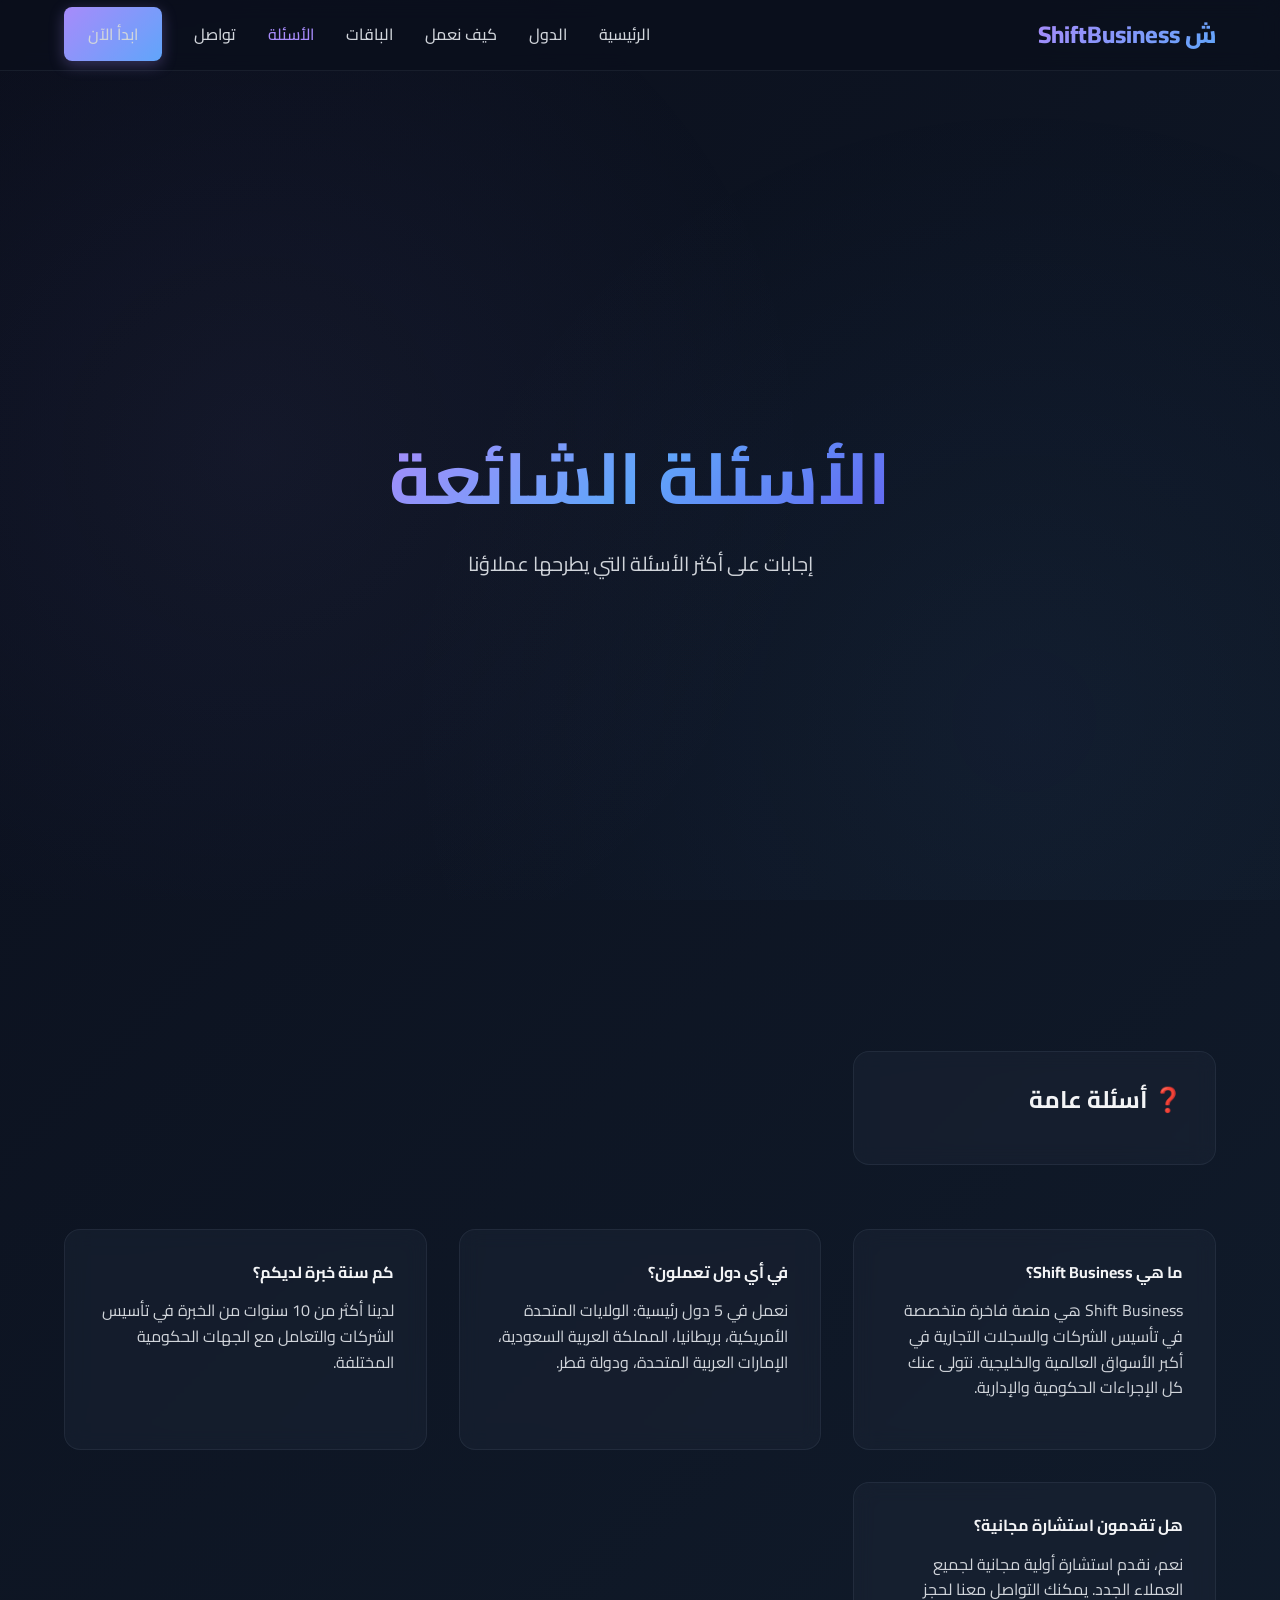
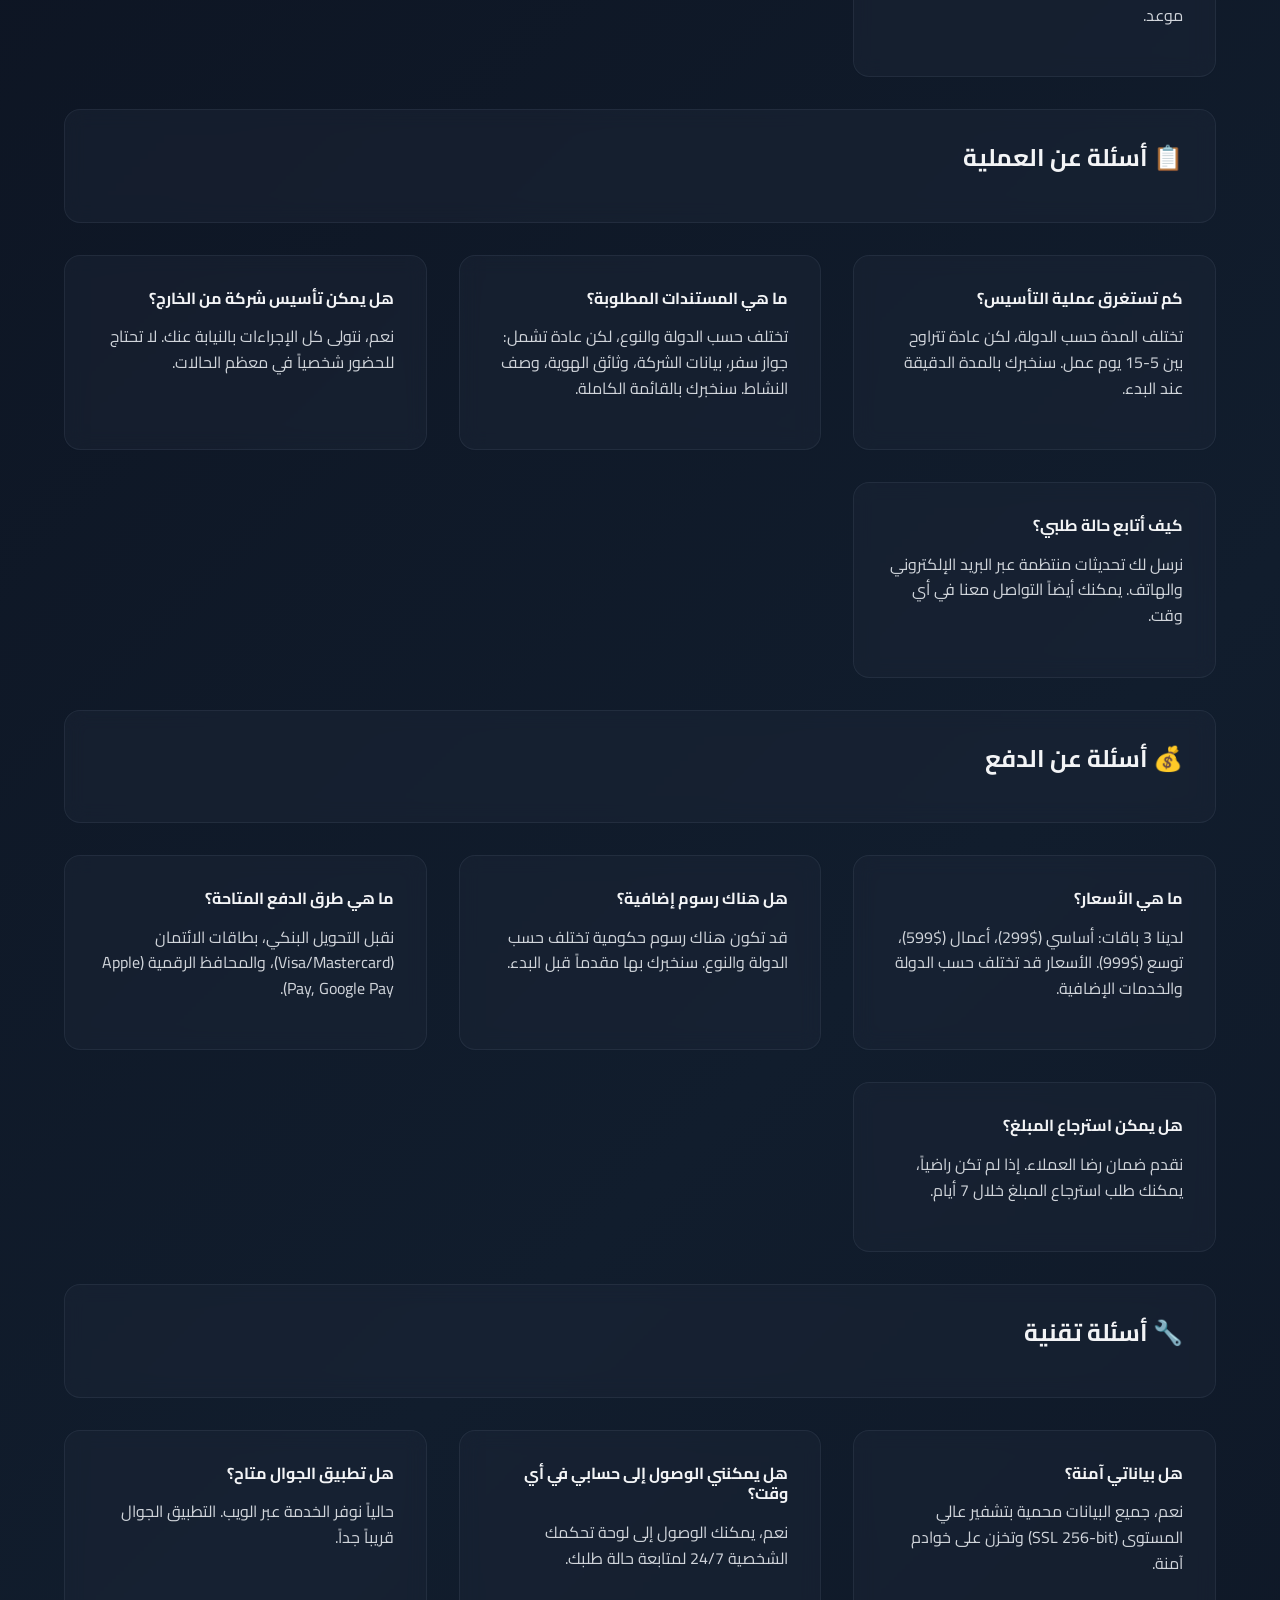
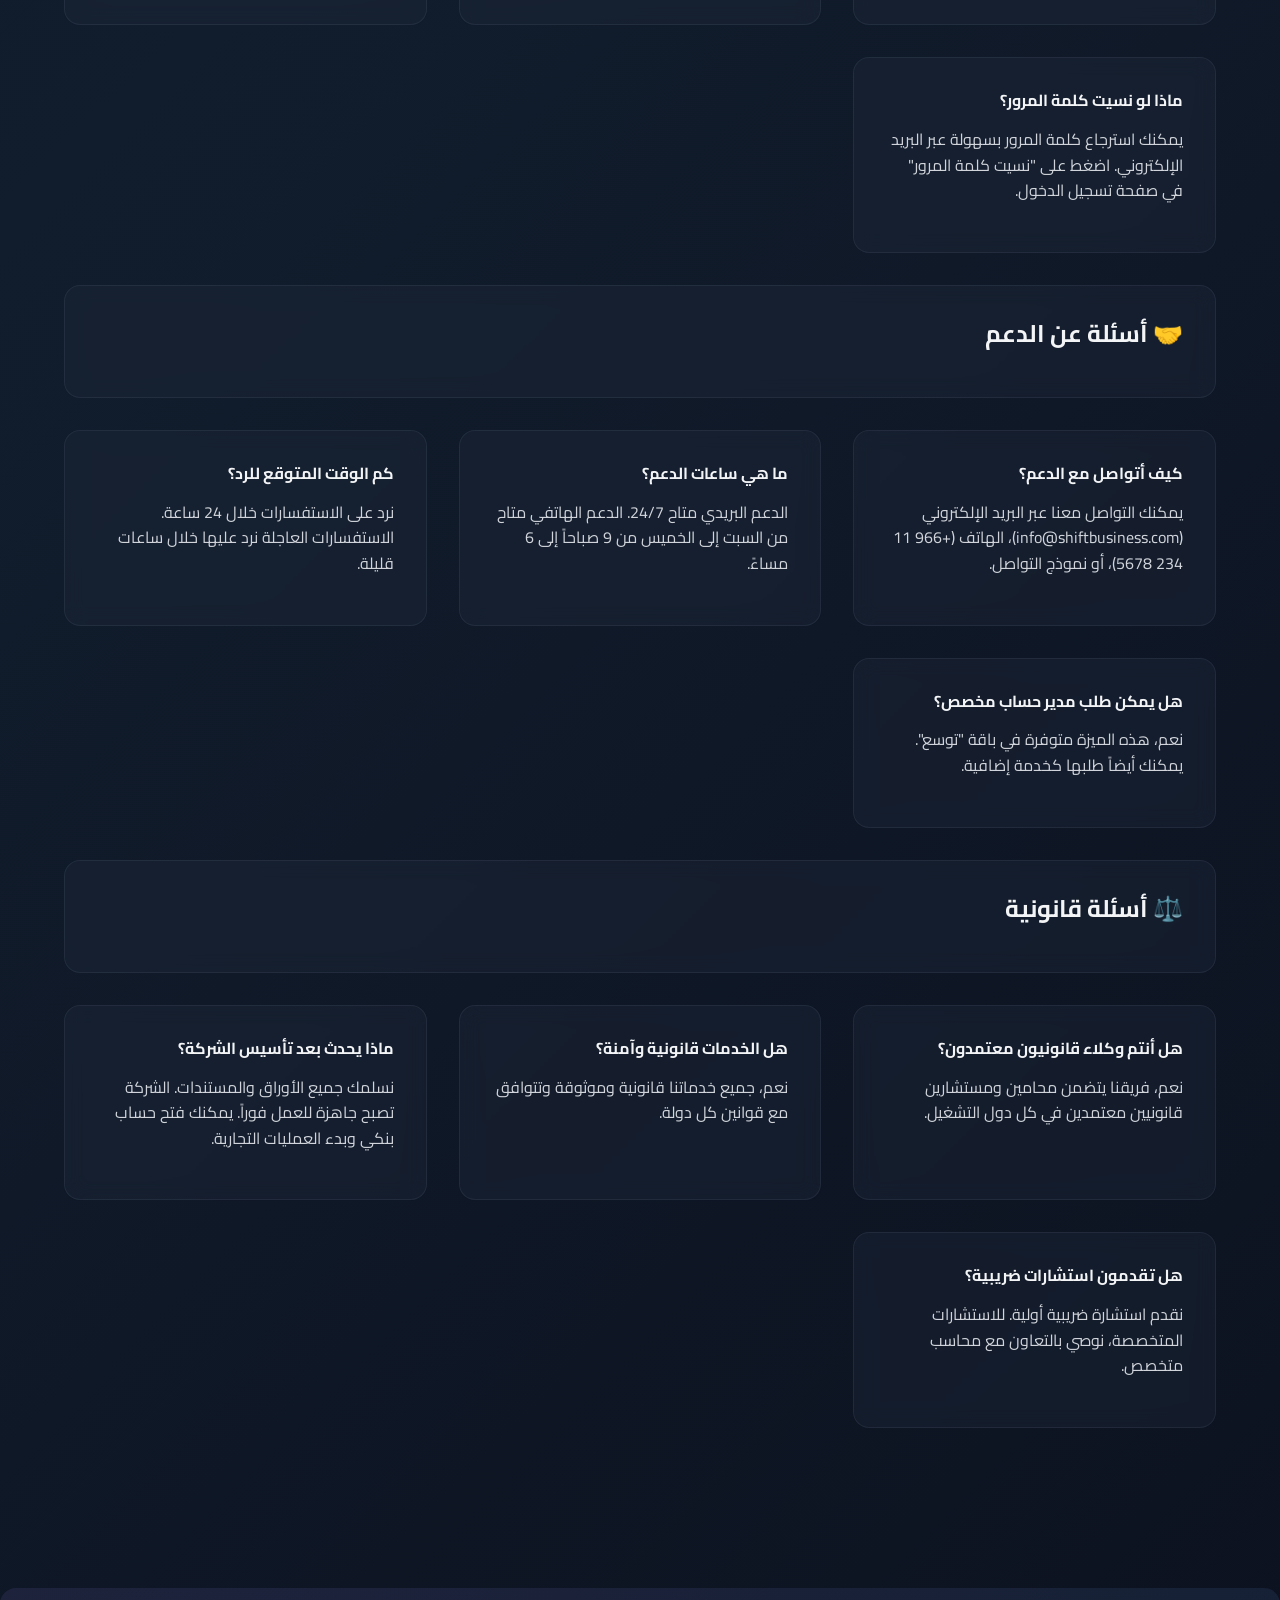
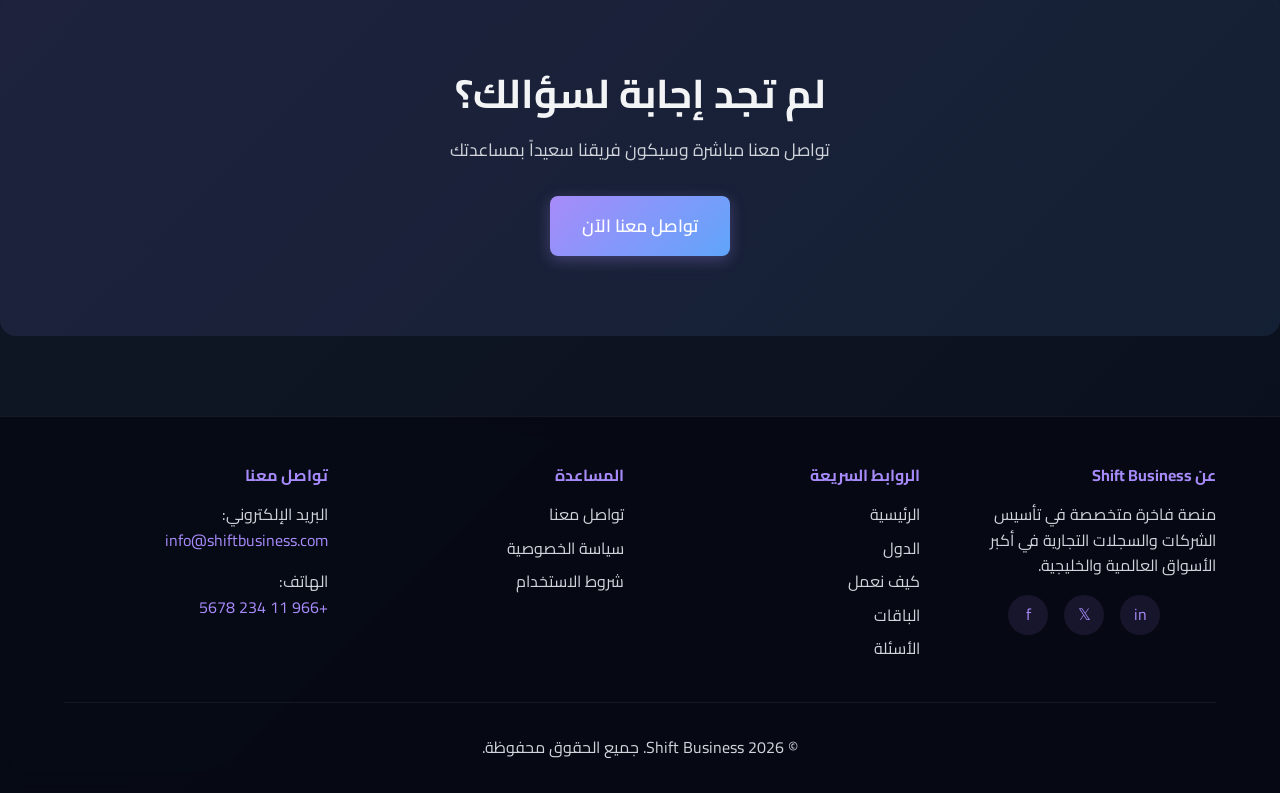
<file: faq.html>
<!DOCTYPE html>
<html lang="ar" dir="rtl">
<head>
  <meta charset="UTF-8">
  <meta name="viewport" content="width=device-width, initial-scale=1.0">
  <meta name="description" content="الأسئلة الشائعة - Shift Business">
  <title>الأسئلة الشائعة - Shift Business</title>
  <link rel="icon" type="image/svg+xml" href="data:image/svg+xml,<svg xmlns='http://www.w3.org/2000/svg' viewBox='0 0 100 100'><text y='75' font-size='75' fill='%23A78BFA'>ش</text></svg>">
  <link rel="stylesheet" href="css/style.css">
  <link href="https://fonts.googleapis.com/css2?family=Cairo:wght@300;400;500;600;700;800;900&display=swap" rel="stylesheet">
</head>
<body>
  <!-- Navigation -->
  <nav>
    <div class="container">
      <div class="nav-container">
        <a href="index.html" class="nav-logo">ش ShiftBusiness</a>
        
        <ul class="nav-links">
          <li><a href="index.html">الرئيسية</a></li>
          <li><a href="countries.html">الدول</a></li>
          <li><a href="how-it-works.html">كيف نعمل</a></li>
          <li><a href="pricing.html">الباقات</a></li>
          <li><a href="faq.html">الأسئلة</a></li>
          <li><a href="contact.html">تواصل</a></li>
          <li><a href="contact.html" class="nav-cta">ابدأ الآن</a></li>
        </ul>
        
        <button class="menu-toggle">☰</button>
      </div>
    </div>
  </nav>

  <!-- Hero Section -->
  <section class="hero">
    <div class="container">
      <div class="hero-content" data-animate>
        <h1>الأسئلة الشائعة</h1>
        <p>إجابات على أكثر الأسئلة التي يطرحها عملاؤنا</p>
      </div>
    </div>
  </section>

  <!-- FAQ Section -->
  <section>
    <div class="container">
      <div class="grid grid-2">
        <!-- General Questions -->
        <div class="glass-card" data-animate>
          <h3>❓ أسئلة عامة</h3>
        </div>

        <div style="grid-column: 1 / -1;"></div>

        <div class="glass-card" data-animate>
          <h4>ما هي Shift Business؟</h4>
          <p>Shift Business هي منصة فاخرة متخصصة في تأسيس الشركات والسجلات التجارية في أكبر الأسواق العالمية والخليجية. نتولى عنك كل الإجراءات الحكومية والإدارية.</p>
        </div>

        <div class="glass-card" data-animate>
          <h4>في أي دول تعملون؟</h4>
          <p>نعمل في 5 دول رئيسية: الولايات المتحدة الأمريكية، بريطانيا، المملكة العربية السعودية، الإمارات العربية المتحدة، ودولة قطر.</p>
        </div>

        <div class="glass-card" data-animate>
          <h4>كم سنة خبرة لديكم؟</h4>
          <p>لدينا أكثر من 10 سنوات من الخبرة في تأسيس الشركات والتعامل مع الجهات الحكومية المختلفة.</p>
        </div>

        <div class="glass-card" data-animate>
          <h4>هل تقدمون استشارة مجانية؟</h4>
          <p>نعم، نقدم استشارة أولية مجانية لجميع العملاء الجدد. يمكنك التواصل معنا لحجز موعد.</p>
        </div>

        <!-- Process Questions -->
        <div class="glass-card" data-animate style="grid-column: 1 / -1;">
          <h3>📋 أسئلة عن العملية</h3>
        </div>

        <div class="glass-card" data-animate>
          <h4>كم تستغرق عملية التأسيس؟</h4>
          <p>تختلف المدة حسب الدولة، لكن عادة تتراوح بين 5-15 يوم عمل. سنخبرك بالمدة الدقيقة عند البدء.</p>
        </div>

        <div class="glass-card" data-animate>
          <h4>ما هي المستندات المطلوبة؟</h4>
          <p>تختلف حسب الدولة والنوع، لكن عادة تشمل: جواز سفر، بيانات الشركة، وثائق الهوية، وصف النشاط. سنخبرك بالقائمة الكاملة.</p>
        </div>

        <div class="glass-card" data-animate>
          <h4>هل يمكن تأسيس شركة من الخارج؟</h4>
          <p>نعم، نتولى كل الإجراءات بالنيابة عنك. لا تحتاج للحضور شخصياً في معظم الحالات.</p>
        </div>

        <div class="glass-card" data-animate>
          <h4>كيف أتابع حالة طلبي؟</h4>
          <p>نرسل لك تحديثات منتظمة عبر البريد الإلكتروني والهاتف. يمكنك أيضاً التواصل معنا في أي وقت.</p>
        </div>

        <!-- Payment Questions -->
        <div class="glass-card" data-animate style="grid-column: 1 / -1;">
          <h3>💰 أسئلة عن الدفع</h3>
        </div>

        <div class="glass-card" data-animate>
          <h4>ما هي الأسعار؟</h4>
          <p>لدينا 3 باقات: أساسي ($299)، أعمال ($599)، توسع ($999). الأسعار قد تختلف حسب الدولة والخدمات الإضافية.</p>
        </div>

        <div class="glass-card" data-animate>
          <h4>هل هناك رسوم إضافية؟</h4>
          <p>قد تكون هناك رسوم حكومية تختلف حسب الدولة والنوع. سنخبرك بها مقدماً قبل البدء.</p>
        </div>

        <div class="glass-card" data-animate>
          <h4>ما هي طرق الدفع المتاحة؟</h4>
          <p>نقبل التحويل البنكي، بطاقات الائتمان (Visa/Mastercard)، والمحافظ الرقمية (Apple Pay, Google Pay).</p>
        </div>

        <div class="glass-card" data-animate>
          <h4>هل يمكن استرجاع المبلغ؟</h4>
          <p>نقدم ضمان رضا العملاء. إذا لم تكن راضياً، يمكنك طلب استرجاع المبلغ خلال 7 أيام.</p>
        </div>

        <!-- Technical Questions -->
        <div class="glass-card" data-animate style="grid-column: 1 / -1;">
          <h3>🔧 أسئلة تقنية</h3>
        </div>

        <div class="glass-card" data-animate>
          <h4>هل بياناتي آمنة؟</h4>
          <p>نعم، جميع البيانات محمية بتشفير عالي المستوى (SSL 256-bit) وتخزن على خوادم آمنة.</p>
        </div>

        <div class="glass-card" data-animate>
          <h4>هل يمكنني الوصول إلى حسابي في أي وقت؟</h4>
          <p>نعم، يمكنك الوصول إلى لوحة تحكمك الشخصية 24/7 لمتابعة حالة طلبك.</p>
        </div>

        <div class="glass-card" data-animate>
          <h4>هل تطبيق الجوال متاح؟</h4>
          <p>حالياً نوفر الخدمة عبر الويب. التطبيق الجوال قريباً جداً.</p>
        </div>

        <div class="glass-card" data-animate>
          <h4>ماذا لو نسيت كلمة المرور؟</h4>
          <p>يمكنك استرجاع كلمة المرور بسهولة عبر البريد الإلكتروني. اضغط على "نسيت كلمة المرور" في صفحة تسجيل الدخول.</p>
        </div>

        <!-- Support Questions -->
        <div class="glass-card" data-animate style="grid-column: 1 / -1;">
          <h3>🤝 أسئلة عن الدعم</h3>
        </div>

        <div class="glass-card" data-animate>
          <h4>كيف أتواصل مع الدعم؟</h4>
          <p>يمكنك التواصل معنا عبر البريد الإلكتروني (info@shiftbusiness.com)، الهاتف (+966 11 234 5678)، أو نموذج التواصل.</p>
        </div>

        <div class="glass-card" data-animate>
          <h4>ما هي ساعات الدعم؟</h4>
          <p>الدعم البريدي متاح 24/7. الدعم الهاتفي متاح من السبت إلى الخميس من 9 صباحاً إلى 6 مساءً.</p>
        </div>

        <div class="glass-card" data-animate>
          <h4>كم الوقت المتوقع للرد؟</h4>
          <p>نرد على الاستفسارات خلال 24 ساعة. الاستفسارات العاجلة نرد عليها خلال ساعات قليلة.</p>
        </div>

        <div class="glass-card" data-animate>
          <h4>هل يمكن طلب مدير حساب مخصص؟</h4>
          <p>نعم، هذه الميزة متوفرة في باقة "توسع". يمكنك أيضاً طلبها كخدمة إضافية.</p>
        </div>

        <!-- Legal Questions -->
        <div class="glass-card" data-animate style="grid-column: 1 / -1;">
          <h3>⚖️ أسئلة قانونية</h3>
        </div>

        <div class="glass-card" data-animate>
          <h4>هل أنتم وكلاء قانونيون معتمدون؟</h4>
          <p>نعم، فريقنا يتضمن محامين ومستشارين قانونيين معتمدين في كل دول التشغيل.</p>
        </div>

        <div class="glass-card" data-animate>
          <h4>هل الخدمات قانونية وآمنة؟</h4>
          <p>نعم، جميع خدماتنا قانونية وموثوقة وتتوافق مع قوانين كل دولة.</p>
        </div>

        <div class="glass-card" data-animate>
          <h4>ماذا يحدث بعد تأسيس الشركة؟</h4>
          <p>نسلمك جميع الأوراق والمستندات. الشركة تصبح جاهزة للعمل فوراً. يمكنك فتح حساب بنكي وبدء العمليات التجارية.</p>
        </div>

        <div class="glass-card" data-animate>
          <h4>هل تقدمون استشارات ضريبية؟</h4>
          <p>نقدم استشارة ضريبية أولية. للاستشارات المتخصصة، نوصي بالتعاون مع محاسب متخصص.</p>
        </div>
      </div>
    </div>
  </section>

  <!-- CTA Section -->
  <section style="background: linear-gradient(135deg, rgba(167, 139, 250, 0.1), rgba(96, 165, 250, 0.1)); border-radius: 1rem; margin: 5rem 0;">
    <div class="container text-center">
      <h2 data-animate>لم تجد إجابة لسؤالك؟</h2>
      <p style="font-size: 1.1rem; margin-bottom: 2rem;" data-animate>تواصل معنا مباشرة وسيكون فريقنا سعيداً بمساعدتك</p>
      <a href="contact.html" class="btn btn-primary btn-lg" style="padding: 1rem 2rem; font-size: 1.1rem;" data-animate>تواصل معنا الآن</a>
    </div>
  </section>

  <!-- Footer -->
  <footer>
    <div class="container">
      <div class="footer-content">
        <div class="footer-section">
          <h4>عن Shift Business</h4>
          <p>منصة فاخرة متخصصة في تأسيس الشركات والسجلات التجارية في أكبر الأسواق العالمية والخليجية.</p>
          <div class="footer-social">
            <a href="#" title="LinkedIn">in</a>
            <a href="#" title="Twitter">𝕏</a>
            <a href="#" title="Facebook">f</a>
          </div>
        </div>

        <div class="footer-section">
          <h4>الروابط السريعة</h4>
          <ul>
            <li><a href="index.html">الرئيسية</a></li>
            <li><a href="countries.html">الدول</a></li>
            <li><a href="how-it-works.html">كيف نعمل</a></li>
            <li><a href="pricing.html">الباقات</a></li>
            <li><a href="faq.html">الأسئلة</a></li>
          </ul>
        </div>

        <div class="footer-section">
          <h4>المساعدة</h4>
          <ul>
            <li><a href="contact.html">تواصل معنا</a></li>
            <li><a href="#">سياسة الخصوصية</a></li>
            <li><a href="#">شروط الاستخدام</a></li>
          </ul>
        </div>

        <div class="footer-section">
          <h4>تواصل معنا</h4>
          <p>البريد الإلكتروني:<br><a href="mailto:info@shiftbusiness.com">info@shiftbusiness.com</a></p>
          <p>الهاتف:<br><a href="tel:+966112345678">+966 11 234 5678</a></p>
        </div>
      </div>

      <div class="footer-bottom">
        <p>&copy; 2026 Shift Business. جميع الحقوق محفوظة.</p>
      </div>
    </div>
  </footer>

  <script src="js/main.js"></script>
</body>
</html>
</file>
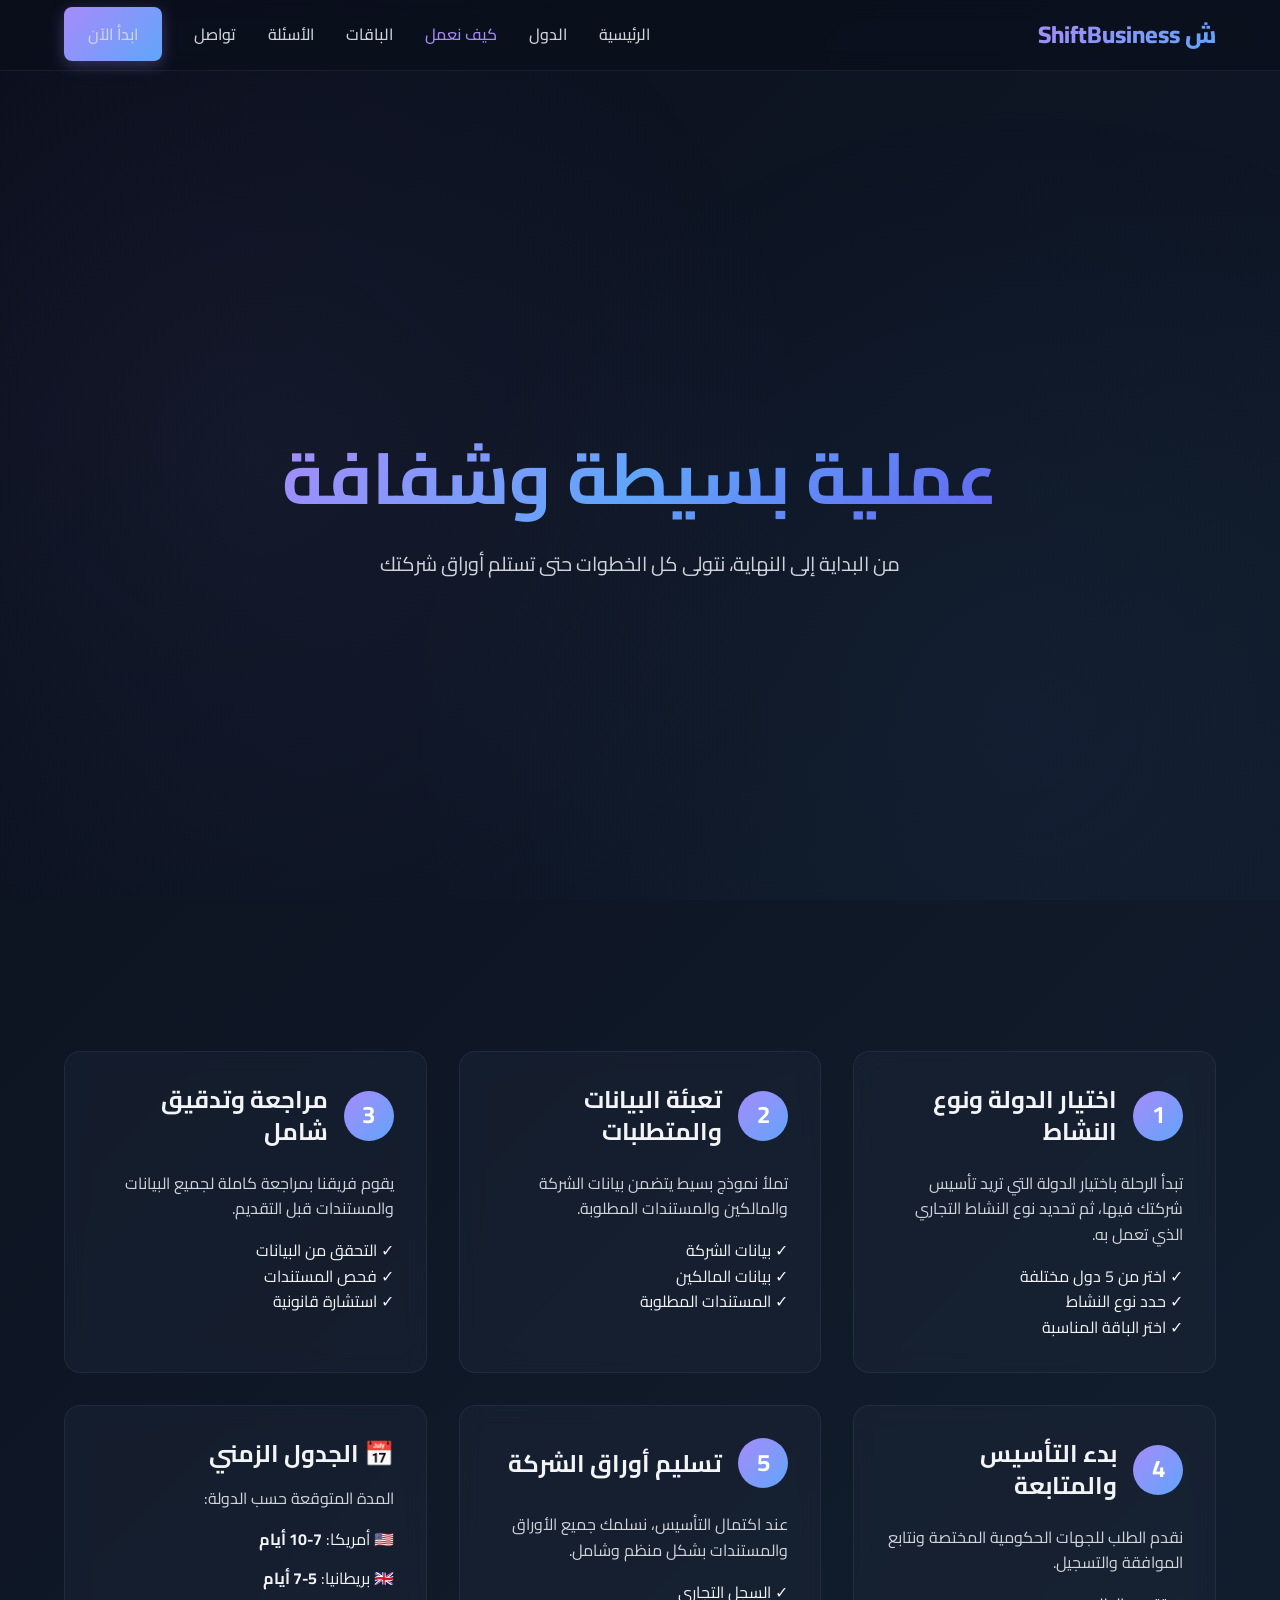
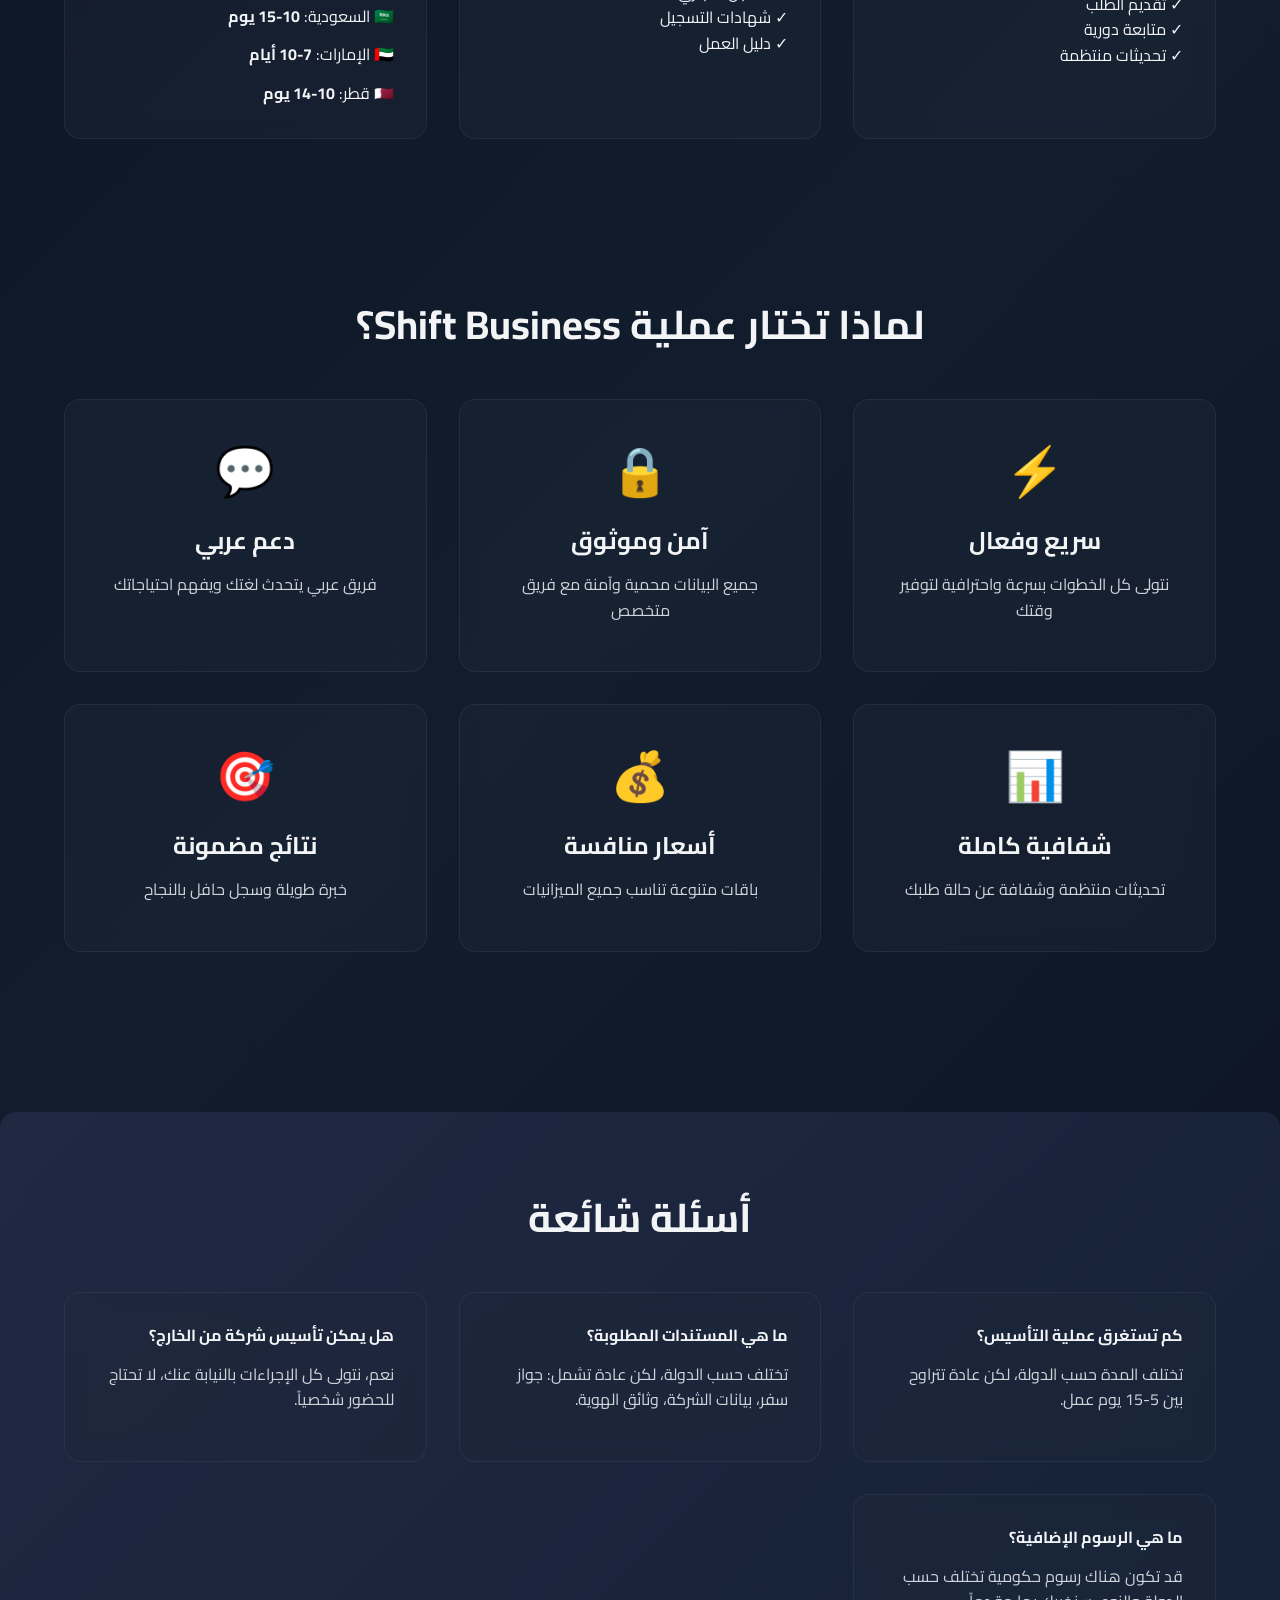
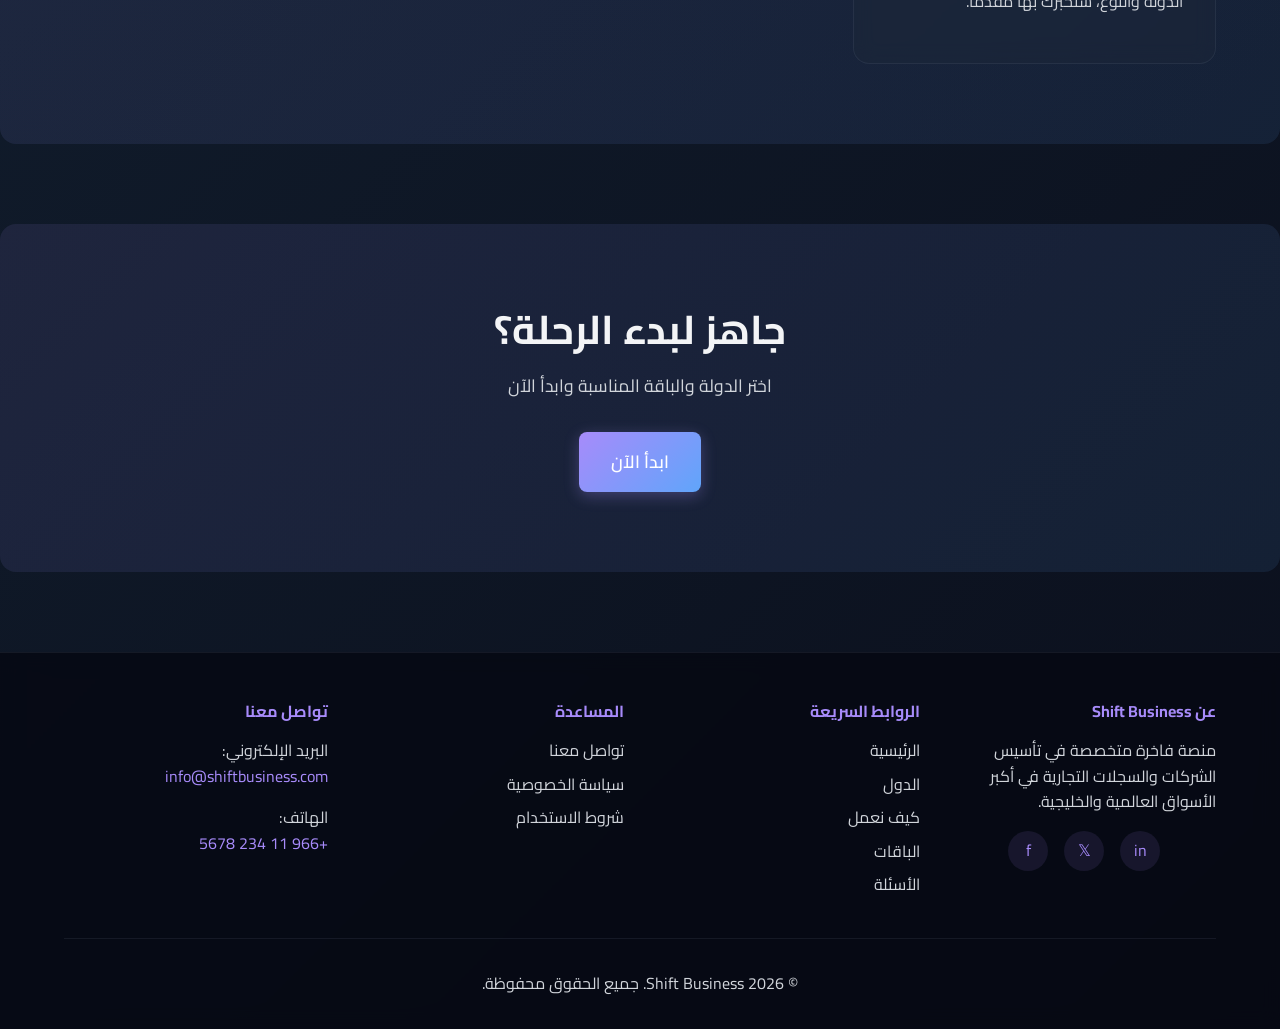
<file: how-it-works.html>
<!DOCTYPE html>
<html lang="ar" dir="rtl">
<head>
  <meta charset="UTF-8">
  <meta name="viewport" content="width=device-width, initial-scale=1.0">
  <meta name="description" content="كيف نعمل - Shift Business">
  <title>كيف نعمل - Shift Business</title>
  <link rel="icon" type="image/svg+xml" href="data:image/svg+xml,<svg xmlns='http://www.w3.org/2000/svg' viewBox='0 0 100 100'><text y='75' font-size='75' fill='%23A78BFA'>ش</text></svg>">
  <link rel="stylesheet" href="css/style.css">
  <link href="https://fonts.googleapis.com/css2?family=Cairo:wght@300;400;500;600;700;800;900&display=swap" rel="stylesheet">
</head>
<body>
  <!-- Navigation -->
  <nav>
    <div class="container">
      <div class="nav-container">
        <a href="index.html" class="nav-logo">ش ShiftBusiness</a>
        
        <ul class="nav-links">
          <li><a href="index.html">الرئيسية</a></li>
          <li><a href="countries.html">الدول</a></li>
          <li><a href="how-it-works.html">كيف نعمل</a></li>
          <li><a href="pricing.html">الباقات</a></li>
          <li><a href="faq.html">الأسئلة</a></li>
          <li><a href="contact.html">تواصل</a></li>
          <li><a href="contact.html" class="nav-cta">ابدأ الآن</a></li>
        </ul>
        
        <button class="menu-toggle">☰</button>
      </div>
    </div>
  </nav>

  <!-- Hero Section -->
  <section class="hero">
    <div class="container">
      <div class="hero-content" data-animate>
        <h1>عملية بسيطة وشفافة</h1>
        <p>من البداية إلى النهاية، نتولى كل الخطوات حتى تستلم أوراق شركتك</p>
      </div>
    </div>
  </section>

  <!-- Process Steps -->
  <section>
    <div class="container">
      <div class="grid grid-2">
        <!-- Step 1 -->
        <div class="glass-card" data-animate>
          <div style="display: flex; align-items: center; gap: 1rem; margin-bottom: 1.5rem;">
            <div style="width: 50px; height: 50px; background: linear-gradient(135deg, #A78BFA, #60A5FA); border-radius: 50%; display: flex; align-items: center; justify-content: center; font-size: 1.5rem; font-weight: bold; color: white; flex-shrink: 0;">1</div>
            <h3 style="margin: 0;">اختيار الدولة ونوع النشاط</h3>
          </div>
          <p>تبدأ الرحلة باختيار الدولة التي تريد تأسيس شركتك فيها، ثم تحديد نوع النشاط التجاري الذي تعمل به.</p>
          <ul style="list-style: none; margin-top: 1rem;">
            <li>✓ اختر من 5 دول مختلفة</li>
            <li>✓ حدد نوع النشاط</li>
            <li>✓ اختر الباقة المناسبة</li>
          </ul>
        </div>

        <!-- Step 2 -->
        <div class="glass-card" data-animate>
          <div style="display: flex; align-items: center; gap: 1rem; margin-bottom: 1.5rem;">
            <div style="width: 50px; height: 50px; background: linear-gradient(135deg, #A78BFA, #60A5FA); border-radius: 50%; display: flex; align-items: center; justify-content: center; font-size: 1.5rem; font-weight: bold; color: white; flex-shrink: 0;">2</div>
            <h3 style="margin: 0;">تعبئة البيانات والمتطلبات</h3>
          </div>
          <p>تملأ نموذج بسيط يتضمن بيانات الشركة والمالكين والمستندات المطلوبة.</p>
          <ul style="list-style: none; margin-top: 1rem;">
            <li>✓ بيانات الشركة</li>
            <li>✓ بيانات المالكين</li>
            <li>✓ المستندات المطلوبة</li>
          </ul>
        </div>

        <!-- Step 3 -->
        <div class="glass-card" data-animate>
          <div style="display: flex; align-items: center; gap: 1rem; margin-bottom: 1.5rem;">
            <div style="width: 50px; height: 50px; background: linear-gradient(135deg, #A78BFA, #60A5FA); border-radius: 50%; display: flex; align-items: center; justify-content: center; font-size: 1.5rem; font-weight: bold; color: white; flex-shrink: 0;">3</div>
            <h3 style="margin: 0;">مراجعة وتدقيق شامل</h3>
          </div>
          <p>يقوم فريقنا بمراجعة كاملة لجميع البيانات والمستندات قبل التقديم.</p>
          <ul style="list-style: none; margin-top: 1rem;">
            <li>✓ التحقق من البيانات</li>
            <li>✓ فحص المستندات</li>
            <li>✓ استشارة قانونية</li>
          </ul>
        </div>

        <!-- Step 4 -->
        <div class="glass-card" data-animate>
          <div style="display: flex; align-items: center; gap: 1rem; margin-bottom: 1.5rem;">
            <div style="width: 50px; height: 50px; background: linear-gradient(135deg, #A78BFA, #60A5FA); border-radius: 50%; display: flex; align-items: center; justify-content: center; font-size: 1.5rem; font-weight: bold; color: white; flex-shrink: 0;">4</div>
            <h3 style="margin: 0;">بدء التأسيس والمتابعة</h3>
          </div>
          <p>نقدم الطلب للجهات الحكومية المختصة ونتابع الموافقة والتسجيل.</p>
          <ul style="list-style: none; margin-top: 1rem;">
            <li>✓ تقديم الطلب</li>
            <li>✓ متابعة دورية</li>
            <li>✓ تحديثات منتظمة</li>
          </ul>
        </div>

        <!-- Step 5 -->
        <div class="glass-card" data-animate>
          <div style="display: flex; align-items: center; gap: 1rem; margin-bottom: 1.5rem;">
            <div style="width: 50px; height: 50px; background: linear-gradient(135deg, #A78BFA, #60A5FA); border-radius: 50%; display: flex; align-items: center; justify-content: center; font-size: 1.5rem; font-weight: bold; color: white; flex-shrink: 0;">5</div>
            <h3 style="margin: 0;">تسليم أوراق الشركة</h3>
          </div>
          <p>عند اكتمال التأسيس، نسلمك جميع الأوراق والمستندات بشكل منظم وشامل.</p>
          <ul style="list-style: none; margin-top: 1rem;">
            <li>✓ السجل التجاري</li>
            <li>✓ شهادات التسجيل</li>
            <li>✓ دليل العمل</li>
          </ul>
        </div>

        <!-- Timeline -->
        <div class="glass-card" data-animate>
          <h3>📅 الجدول الزمني</h3>
          <p style="margin-top: 1rem;">المدة المتوقعة حسب الدولة:</p>
          <ul style="list-style: none; margin-top: 1rem;">
            <li style="margin-bottom: 0.8rem;">🇺🇸 أمريكا: <strong>7-10 أيام</strong></li>
            <li style="margin-bottom: 0.8rem;">🇬🇧 بريطانيا: <strong>5-7 أيام</strong></li>
            <li style="margin-bottom: 0.8rem;">🇸🇦 السعودية: <strong>10-15 يوم</strong></li>
            <li style="margin-bottom: 0.8rem;">🇦🇪 الإمارات: <strong>7-10 أيام</strong></li>
            <li>🇶🇦 قطر: <strong>10-14 يوم</strong></li>
          </ul>
        </div>
      </div>
    </div>
  </section>

  <!-- Features Section -->
  <section>
    <div class="container">
      <h2 class="text-center mb-5" data-animate>لماذا تختار عملية Shift Business؟</h2>
      
      <div class="grid grid-3">
        <div class="glass-card text-center" data-animate>
          <div style="font-size: 3rem; margin-bottom: 1rem;">⚡</div>
          <h3>سريع وفعال</h3>
          <p>نتولى كل الخطوات بسرعة واحترافية لتوفير وقتك</p>
        </div>

        <div class="glass-card text-center" data-animate>
          <div style="font-size: 3rem; margin-bottom: 1rem;">🔒</div>
          <h3>آمن وموثوق</h3>
          <p>جميع البيانات محمية وآمنة مع فريق متخصص</p>
        </div>

        <div class="glass-card text-center" data-animate>
          <div style="font-size: 3rem; margin-bottom: 1rem;">💬</div>
          <h3>دعم عربي</h3>
          <p>فريق عربي يتحدث لغتك ويفهم احتياجاتك</p>
        </div>

        <div class="glass-card text-center" data-animate>
          <div style="font-size: 3rem; margin-bottom: 1rem;">📊</div>
          <h3>شفافية كاملة</h3>
          <p>تحديثات منتظمة وشفافة عن حالة طلبك</p>
        </div>

        <div class="glass-card text-center" data-animate>
          <div style="font-size: 3rem; margin-bottom: 1rem;">💰</div>
          <h3>أسعار منافسة</h3>
          <p>باقات متنوعة تناسب جميع الميزانيات</p>
        </div>

        <div class="glass-card text-center" data-animate>
          <div style="font-size: 3rem; margin-bottom: 1rem;">🎯</div>
          <h3>نتائج مضمونة</h3>
          <p>خبرة طويلة وسجل حافل بالنجاح</p>
        </div>
      </div>
    </div>
  </section>

  <!-- FAQ Section -->
  <section style="background: linear-gradient(135deg, rgba(167, 139, 250, 0.1), rgba(96, 165, 250, 0.1)); border-radius: 1rem; margin: 5rem 0;">
    <div class="container">
      <h2 class="text-center mb-5" data-animate>أسئلة شائعة</h2>
      
      <div class="grid grid-2">
        <div class="glass-card" data-animate>
          <h4>كم تستغرق عملية التأسيس؟</h4>
          <p>تختلف المدة حسب الدولة، لكن عادة تتراوح بين 5-15 يوم عمل.</p>
        </div>

        <div class="glass-card" data-animate>
          <h4>ما هي المستندات المطلوبة؟</h4>
          <p>تختلف حسب الدولة، لكن عادة تشمل: جواز سفر، بيانات الشركة، وثائق الهوية.</p>
        </div>

        <div class="glass-card" data-animate>
          <h4>هل يمكن تأسيس شركة من الخارج؟</h4>
          <p>نعم، نتولى كل الإجراءات بالنيابة عنك، لا تحتاج للحضور شخصياً.</p>
        </div>

        <div class="glass-card" data-animate>
          <h4>ما هي الرسوم الإضافية؟</h4>
          <p>قد تكون هناك رسوم حكومية تختلف حسب الدولة والنوع، سنخبرك بها مقدماً.</p>
        </div>
      </div>
    </div>
  </section>

  <!-- CTA Section -->
  <section style="background: linear-gradient(135deg, rgba(167, 139, 250, 0.1), rgba(96, 165, 250, 0.1)); border-radius: 1rem; margin: 5rem 0;">
    <div class="container text-center">
      <h2 data-animate>جاهز لبدء الرحلة؟</h2>
      <p style="font-size: 1.1rem; margin-bottom: 2rem;" data-animate>اختر الدولة والباقة المناسبة وابدأ الآن</p>
      <a href="contact.html" class="btn btn-primary btn-lg" style="padding: 1rem 2rem; font-size: 1.1rem;" data-animate>ابدأ الآن</a>
    </div>
  </section>

  <!-- Footer -->
  <footer>
    <div class="container">
      <div class="footer-content">
        <div class="footer-section">
          <h4>عن Shift Business</h4>
          <p>منصة فاخرة متخصصة في تأسيس الشركات والسجلات التجارية في أكبر الأسواق العالمية والخليجية.</p>
          <div class="footer-social">
            <a href="#" title="LinkedIn">in</a>
            <a href="#" title="Twitter">𝕏</a>
            <a href="#" title="Facebook">f</a>
          </div>
        </div>

        <div class="footer-section">
          <h4>الروابط السريعة</h4>
          <ul>
            <li><a href="index.html">الرئيسية</a></li>
            <li><a href="countries.html">الدول</a></li>
            <li><a href="how-it-works.html">كيف نعمل</a></li>
            <li><a href="pricing.html">الباقات</a></li>
            <li><a href="faq.html">الأسئلة</a></li>
          </ul>
        </div>

        <div class="footer-section">
          <h4>المساعدة</h4>
          <ul>
            <li><a href="contact.html">تواصل معنا</a></li>
            <li><a href="#">سياسة الخصوصية</a></li>
            <li><a href="#">شروط الاستخدام</a></li>
          </ul>
        </div>

        <div class="footer-section">
          <h4>تواصل معنا</h4>
          <p>البريد الإلكتروني:<br><a href="mailto:info@shiftbusiness.com">info@shiftbusiness.com</a></p>
          <p>الهاتف:<br><a href="tel:+966112345678">+966 11 234 5678</a></p>
        </div>
      </div>

      <div class="footer-bottom">
        <p>&copy; 2026 Shift Business. جميع الحقوق محفوظة.</p>
      </div>
    </div>
  </footer>

  <script src="js/main.js"></script>
</body>
</html>
</file>
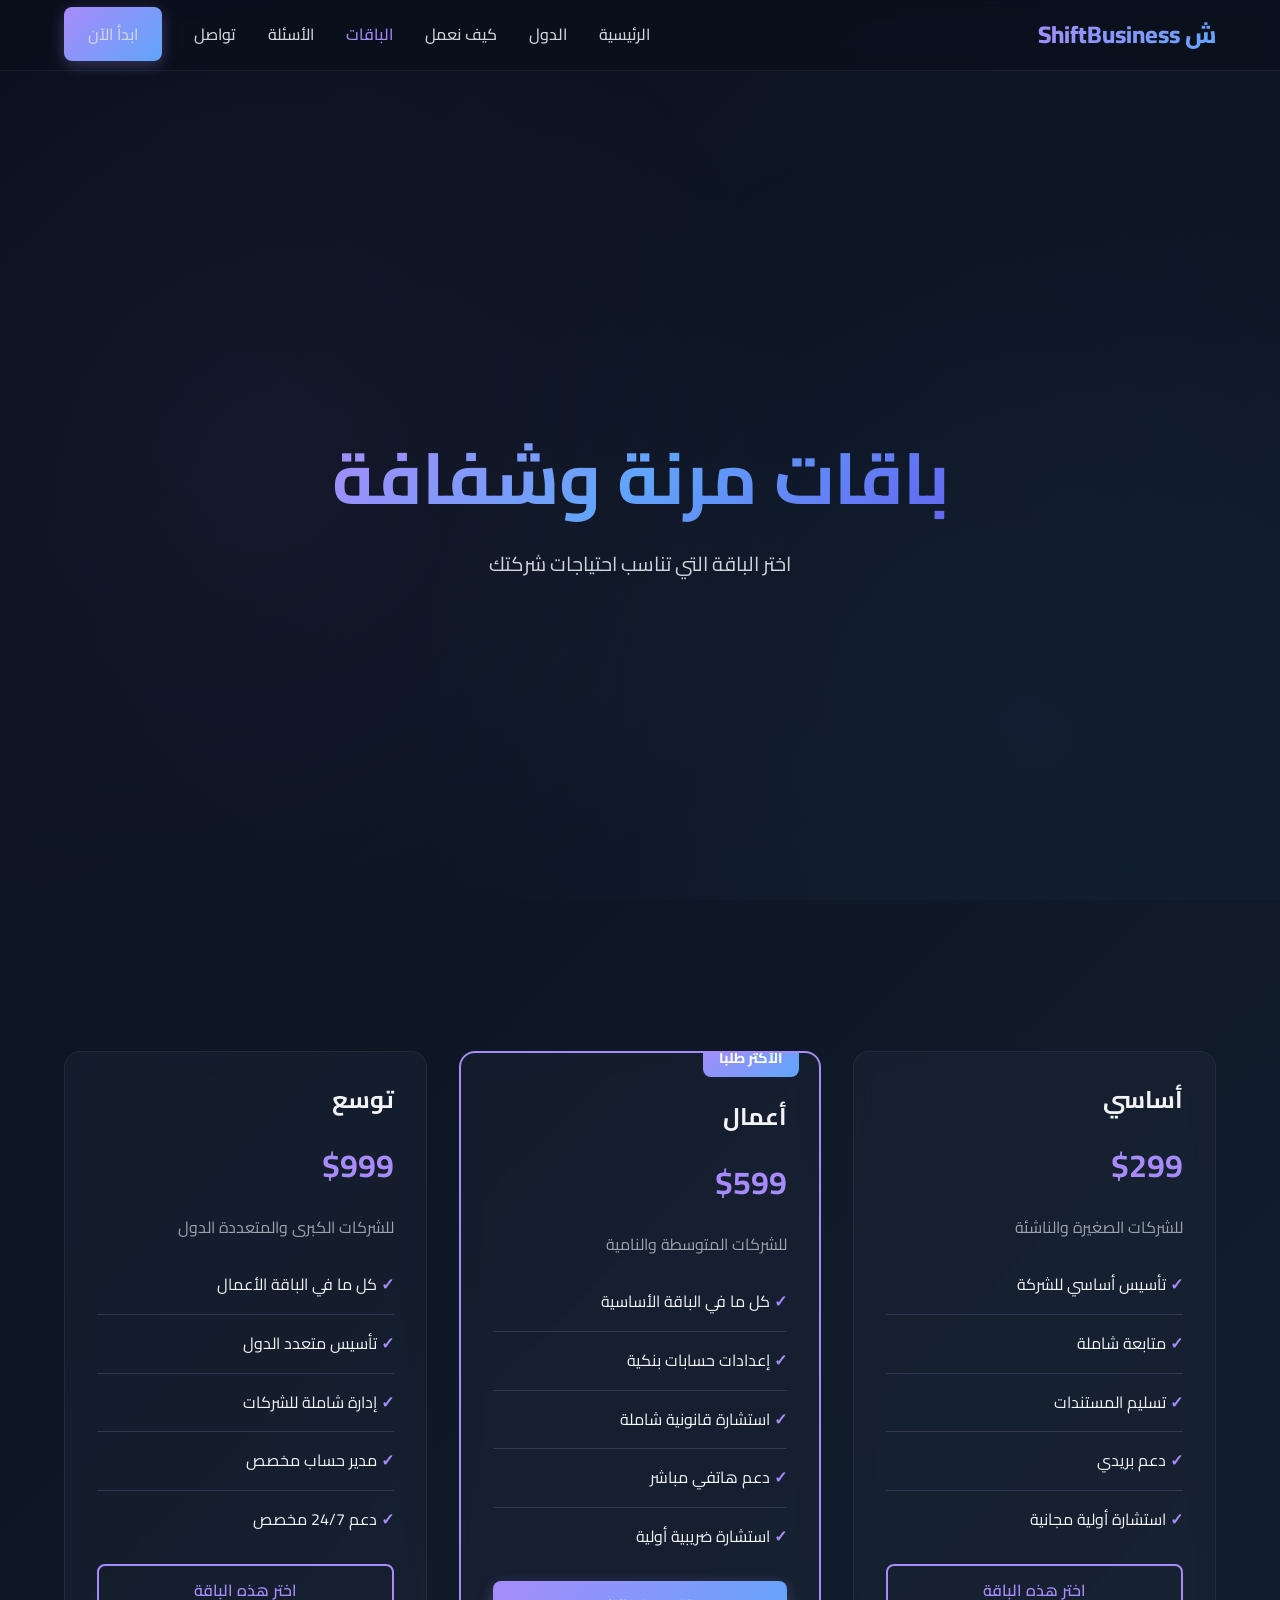
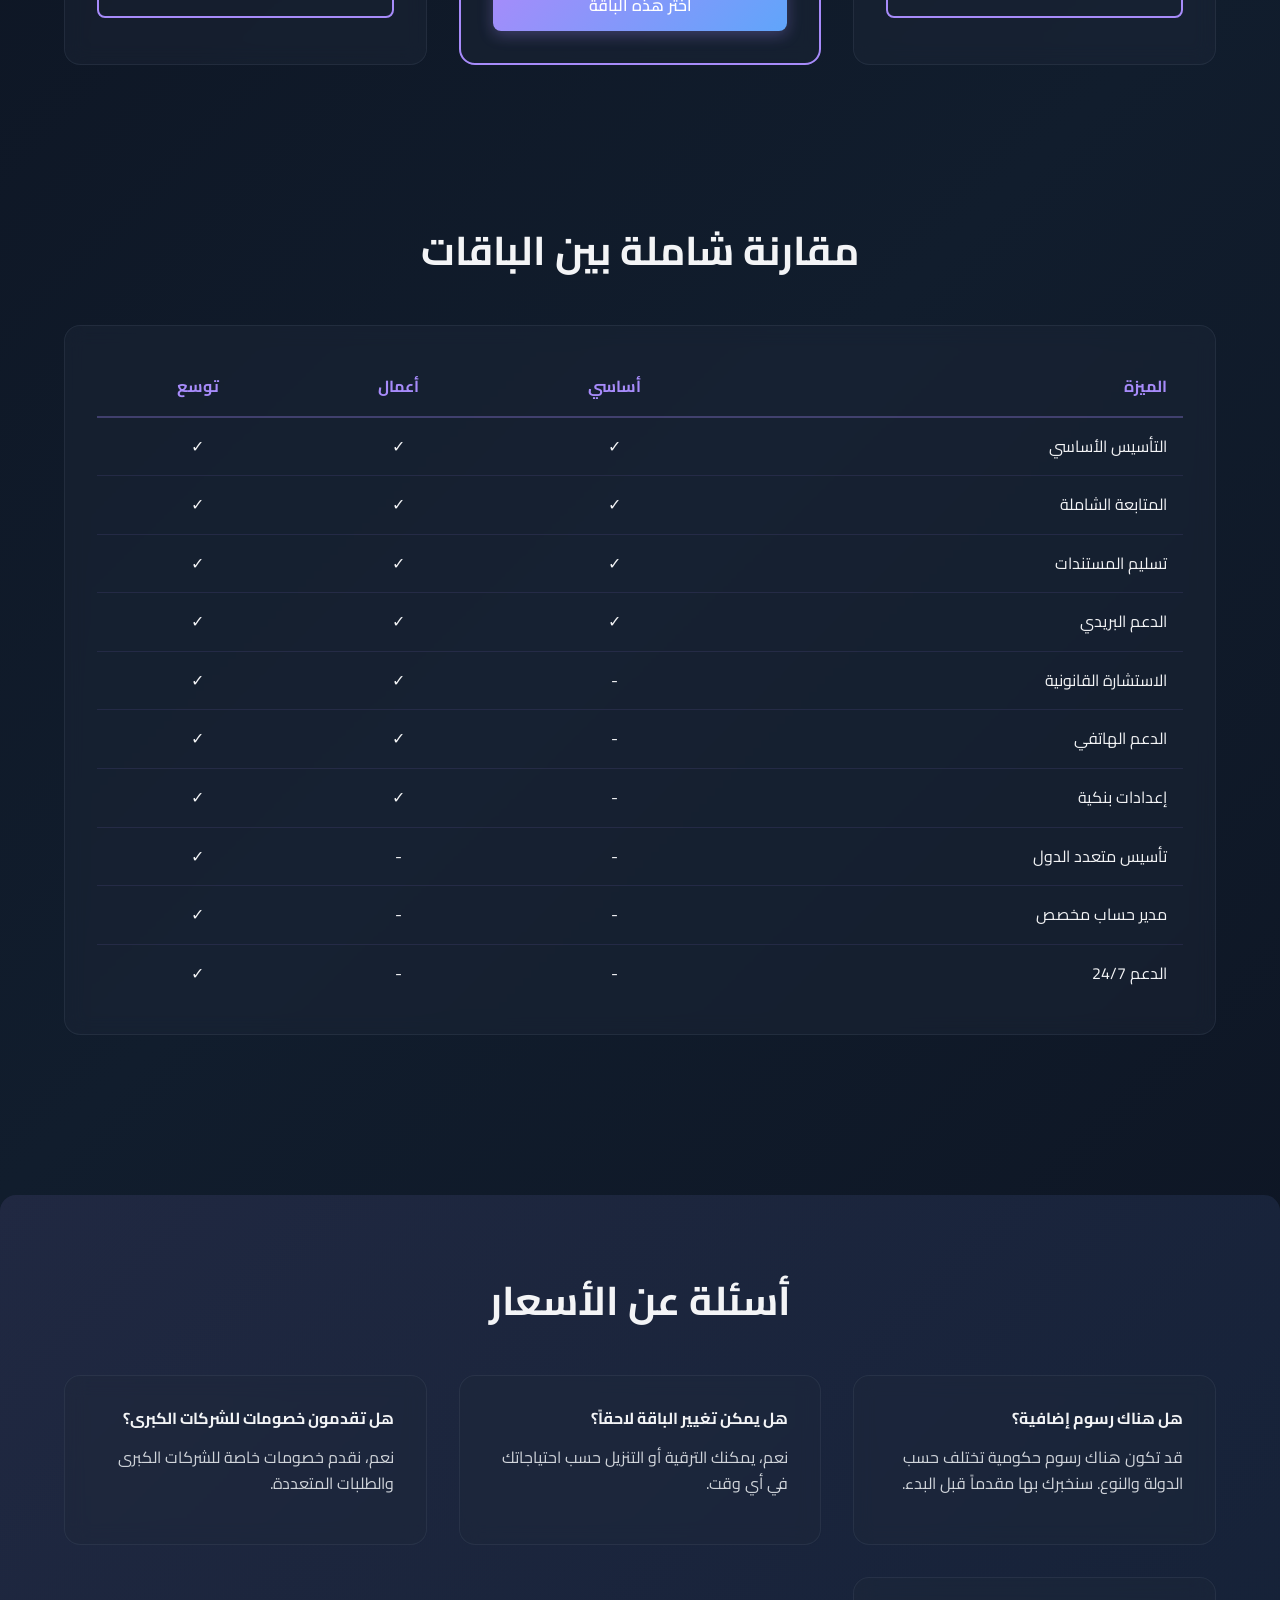
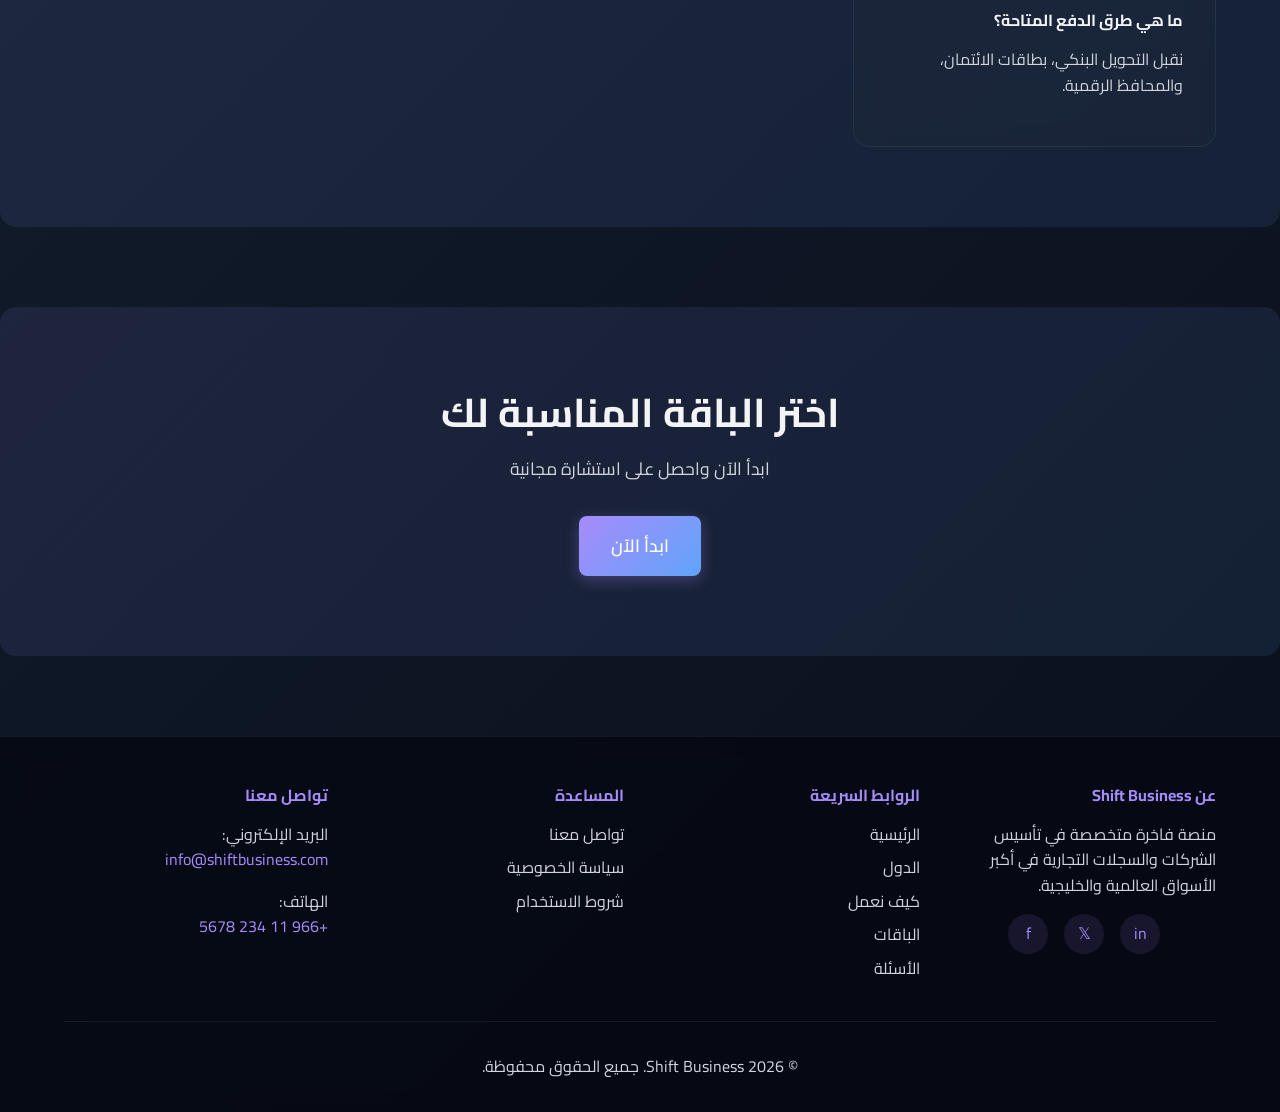
<file: pricing.html>
<!DOCTYPE html>
<html lang="ar" dir="rtl">
<head>
  <meta charset="UTF-8">
  <meta name="viewport" content="width=device-width, initial-scale=1.0">
  <meta name="description" content="الباقات والأسعار - Shift Business">
  <title>الباقات - Shift Business</title>
  <link rel="icon" type="image/svg+xml" href="data:image/svg+xml,<svg xmlns='http://www.w3.org/2000/svg' viewBox='0 0 100 100'><text y='75' font-size='75' fill='%23A78BFA'>ش</text></svg>">
  <link rel="stylesheet" href="css/style.css">
  <link href="https://fonts.googleapis.com/css2?family=Cairo:wght@300;400;500;600;700;800;900&display=swap" rel="stylesheet">
</head>
<body>
  <!-- Navigation -->
  <nav>
    <div class="container">
      <div class="nav-container">
        <a href="index.html" class="nav-logo">ش ShiftBusiness</a>
        
        <ul class="nav-links">
          <li><a href="index.html">الرئيسية</a></li>
          <li><a href="countries.html">الدول</a></li>
          <li><a href="how-it-works.html">كيف نعمل</a></li>
          <li><a href="pricing.html">الباقات</a></li>
          <li><a href="faq.html">الأسئلة</a></li>
          <li><a href="contact.html">تواصل</a></li>
          <li><a href="contact.html" class="nav-cta">ابدأ الآن</a></li>
        </ul>
        
        <button class="menu-toggle">☰</button>
      </div>
    </div>
  </nav>

  <!-- Hero Section -->
  <section class="hero">
    <div class="container">
      <div class="hero-content" data-animate>
        <h1>باقات مرنة وشفافة</h1>
        <p>اختر الباقة التي تناسب احتياجات شركتك</p>
      </div>
    </div>
  </section>

  <!-- Pricing Cards -->
  <section>
    <div class="container">
      <div class="grid grid-3">
        <!-- Basic Plan -->
        <div class="glass-card" data-animate>
          <h3>أساسي</h3>
          <p style="color: #A78BFA; font-size: 2rem; font-weight: bold; margin: 1.5rem 0;">$299</p>
          <p style="color: #9CA3AF; margin-bottom: 2rem;">للشركات الصغيرة والناشئة</p>
          
          <ul style="list-style: none; margin: 2rem 0;">
            <li style="margin-bottom: 1rem; padding-bottom: 1rem; border-bottom: 1px solid rgba(167, 139, 250, 0.2);">
              <span style="color: #A78BFA; font-weight: bold;">✓</span> تأسيس أساسي للشركة
            </li>
            <li style="margin-bottom: 1rem; padding-bottom: 1rem; border-bottom: 1px solid rgba(167, 139, 250, 0.2);">
              <span style="color: #A78BFA; font-weight: bold;">✓</span> متابعة شاملة
            </li>
            <li style="margin-bottom: 1rem; padding-bottom: 1rem; border-bottom: 1px solid rgba(167, 139, 250, 0.2);">
              <span style="color: #A78BFA; font-weight: bold;">✓</span> تسليم المستندات
            </li>
            <li style="margin-bottom: 1rem; padding-bottom: 1rem; border-bottom: 1px solid rgba(167, 139, 250, 0.2);">
              <span style="color: #A78BFA; font-weight: bold;">✓</span> دعم بريدي
            </li>
            <li style="margin-bottom: 1rem;">
              <span style="color: #A78BFA; font-weight: bold;">✓</span> استشارة أولية مجانية
            </li>
          </ul>

          <a href="contact.html" class="btn btn-secondary" style="width: 100%; text-align: center;">اختر هذه الباقة</a>
        </div>

        <!-- Pro Plan (Recommended) -->
        <div class="glass-card" style="border: 2px solid #A78BFA; transform: scale(1.05); position: relative;" data-animate>
          <div style="position: absolute; top: -15px; right: 20px; background: linear-gradient(135deg, #A78BFA, #60A5FA); color: white; padding: 0.5rem 1rem; border-radius: 0.5rem; font-weight: bold; font-size: 0.9rem;">الأكثر طلباً</div>
          
          <h3 style="margin-top: 1rem;">أعمال</h3>
          <p style="color: #A78BFA; font-size: 2rem; font-weight: bold; margin: 1.5rem 0;">$599</p>
          <p style="color: #9CA3AF; margin-bottom: 2rem;">للشركات المتوسطة والنامية</p>
          
          <ul style="list-style: none; margin: 2rem 0;">
            <li style="margin-bottom: 1rem; padding-bottom: 1rem; border-bottom: 1px solid rgba(167, 139, 250, 0.2);">
              <span style="color: #A78BFA; font-weight: bold;">✓</span> كل ما في الباقة الأساسية
            </li>
            <li style="margin-bottom: 1rem; padding-bottom: 1rem; border-bottom: 1px solid rgba(167, 139, 250, 0.2);">
              <span style="color: #A78BFA; font-weight: bold;">✓</span> إعدادات حسابات بنكية
            </li>
            <li style="margin-bottom: 1rem; padding-bottom: 1rem; border-bottom: 1px solid rgba(167, 139, 250, 0.2);">
              <span style="color: #A78BFA; font-weight: bold;">✓</span> استشارة قانونية شاملة
            </li>
            <li style="margin-bottom: 1rem; padding-bottom: 1rem; border-bottom: 1px solid rgba(167, 139, 250, 0.2);">
              <span style="color: #A78BFA; font-weight: bold;">✓</span> دعم هاتفي مباشر
            </li>
            <li style="margin-bottom: 1rem;">
              <span style="color: #A78BFA; font-weight: bold;">✓</span> استشارة ضريبية أولية
            </li>
          </ul>

          <a href="contact.html" class="btn btn-primary" style="width: 100%; text-align: center;">اختر هذه الباقة</a>
        </div>

        <!-- Enterprise Plan -->
        <div class="glass-card" data-animate>
          <h3>توسع</h3>
          <p style="color: #A78BFA; font-size: 2rem; font-weight: bold; margin: 1.5rem 0;">$999</p>
          <p style="color: #9CA3AF; margin-bottom: 2rem;">للشركات الكبرى والمتعددة الدول</p>
          
          <ul style="list-style: none; margin: 2rem 0;">
            <li style="margin-bottom: 1rem; padding-bottom: 1rem; border-bottom: 1px solid rgba(167, 139, 250, 0.2);">
              <span style="color: #A78BFA; font-weight: bold;">✓</span> كل ما في الباقة الأعمال
            </li>
            <li style="margin-bottom: 1rem; padding-bottom: 1rem; border-bottom: 1px solid rgba(167, 139, 250, 0.2);">
              <span style="color: #A78BFA; font-weight: bold;">✓</span> تأسيس متعدد الدول
            </li>
            <li style="margin-bottom: 1rem; padding-bottom: 1rem; border-bottom: 1px solid rgba(167, 139, 250, 0.2);">
              <span style="color: #A78BFA; font-weight: bold;">✓</span> إدارة شاملة للشركات
            </li>
            <li style="margin-bottom: 1rem; padding-bottom: 1rem; border-bottom: 1px solid rgba(167, 139, 250, 0.2);">
              <span style="color: #A78BFA; font-weight: bold;">✓</span> مدير حساب مخصص
            </li>
            <li style="margin-bottom: 1rem;">
              <span style="color: #A78BFA; font-weight: bold;">✓</span> دعم 24/7 مخصص
            </li>
          </ul>

          <a href="contact.html" class="btn btn-secondary" style="width: 100%; text-align: center;">اختر هذه الباقة</a>
        </div>
      </div>
    </div>
  </section>

  <!-- Comparison Table -->
  <section>
    <div class="container">
      <h2 class="text-center mb-5" data-animate>مقارنة شاملة بين الباقات</h2>
      
      <div class="glass-card" data-animate style="overflow-x: auto;">
        <table style="width: 100%; border-collapse: collapse;">
          <thead>
            <tr style="border-bottom: 2px solid rgba(167, 139, 250, 0.3);">
              <th style="padding: 1rem; text-align: right; color: #A78BFA; font-weight: bold;">الميزة</th>
              <th style="padding: 1rem; text-align: center; color: #A78BFA; font-weight: bold;">أساسي</th>
              <th style="padding: 1rem; text-align: center; color: #A78BFA; font-weight: bold;">أعمال</th>
              <th style="padding: 1rem; text-align: center; color: #A78BFA; font-weight: bold;">توسع</th>
            </tr>
          </thead>
          <tbody>
            <tr style="border-bottom: 1px solid rgba(167, 139, 250, 0.1);">
              <td style="padding: 1rem;">التأسيس الأساسي</td>
              <td style="padding: 1rem; text-align: center;">✓</td>
              <td style="padding: 1rem; text-align: center;">✓</td>
              <td style="padding: 1rem; text-align: center;">✓</td>
            </tr>
            <tr style="border-bottom: 1px solid rgba(167, 139, 250, 0.1);">
              <td style="padding: 1rem;">المتابعة الشاملة</td>
              <td style="padding: 1rem; text-align: center;">✓</td>
              <td style="padding: 1rem; text-align: center;">✓</td>
              <td style="padding: 1rem; text-align: center;">✓</td>
            </tr>
            <tr style="border-bottom: 1px solid rgba(167, 139, 250, 0.1);">
              <td style="padding: 1rem;">تسليم المستندات</td>
              <td style="padding: 1rem; text-align: center;">✓</td>
              <td style="padding: 1rem; text-align: center;">✓</td>
              <td style="padding: 1rem; text-align: center;">✓</td>
            </tr>
            <tr style="border-bottom: 1px solid rgba(167, 139, 250, 0.1);">
              <td style="padding: 1rem;">الدعم البريدي</td>
              <td style="padding: 1rem; text-align: center;">✓</td>
              <td style="padding: 1rem; text-align: center;">✓</td>
              <td style="padding: 1rem; text-align: center;">✓</td>
            </tr>
            <tr style="border-bottom: 1px solid rgba(167, 139, 250, 0.1);">
              <td style="padding: 1rem;">الاستشارة القانونية</td>
              <td style="padding: 1rem; text-align: center;">-</td>
              <td style="padding: 1rem; text-align: center;">✓</td>
              <td style="padding: 1rem; text-align: center;">✓</td>
            </tr>
            <tr style="border-bottom: 1px solid rgba(167, 139, 250, 0.1);">
              <td style="padding: 1rem;">الدعم الهاتفي</td>
              <td style="padding: 1rem; text-align: center;">-</td>
              <td style="padding: 1rem; text-align: center;">✓</td>
              <td style="padding: 1rem; text-align: center;">✓</td>
            </tr>
            <tr style="border-bottom: 1px solid rgba(167, 139, 250, 0.1);">
              <td style="padding: 1rem;">إعدادات بنكية</td>
              <td style="padding: 1rem; text-align: center;">-</td>
              <td style="padding: 1rem; text-align: center;">✓</td>
              <td style="padding: 1rem; text-align: center;">✓</td>
            </tr>
            <tr style="border-bottom: 1px solid rgba(167, 139, 250, 0.1);">
              <td style="padding: 1rem;">تأسيس متعدد الدول</td>
              <td style="padding: 1rem; text-align: center;">-</td>
              <td style="padding: 1rem; text-align: center;">-</td>
              <td style="padding: 1rem; text-align: center;">✓</td>
            </tr>
            <tr style="border-bottom: 1px solid rgba(167, 139, 250, 0.1);">
              <td style="padding: 1rem;">مدير حساب مخصص</td>
              <td style="padding: 1rem; text-align: center;">-</td>
              <td style="padding: 1rem; text-align: center;">-</td>
              <td style="padding: 1rem; text-align: center;">✓</td>
            </tr>
            <tr>
              <td style="padding: 1rem;">الدعم 24/7</td>
              <td style="padding: 1rem; text-align: center;">-</td>
              <td style="padding: 1rem; text-align: center;">-</td>
              <td style="padding: 1rem; text-align: center;">✓</td>
            </tr>
          </tbody>
        </table>
      </div>
    </div>
  </section>

  <!-- FAQ Section -->
  <section style="background: linear-gradient(135deg, rgba(167, 139, 250, 0.1), rgba(96, 165, 250, 0.1)); border-radius: 1rem; margin: 5rem 0;">
    <div class="container">
      <h2 class="text-center mb-5" data-animate>أسئلة عن الأسعار</h2>
      
      <div class="grid grid-2">
        <div class="glass-card" data-animate>
          <h4>هل هناك رسوم إضافية؟</h4>
          <p>قد تكون هناك رسوم حكومية تختلف حسب الدولة والنوع. سنخبرك بها مقدماً قبل البدء.</p>
        </div>

        <div class="glass-card" data-animate>
          <h4>هل يمكن تغيير الباقة لاحقاً؟</h4>
          <p>نعم، يمكنك الترقية أو التنزيل حسب احتياجاتك في أي وقت.</p>
        </div>

        <div class="glass-card" data-animate>
          <h4>هل تقدمون خصومات للشركات الكبرى؟</h4>
          <p>نعم، نقدم خصومات خاصة للشركات الكبرى والطلبات المتعددة.</p>
        </div>

        <div class="glass-card" data-animate>
          <h4>ما هي طرق الدفع المتاحة؟</h4>
          <p>نقبل التحويل البنكي، بطاقات الائتمان، والمحافظ الرقمية.</p>
        </div>
      </div>
    </div>
  </section>

  <!-- CTA Section -->
  <section style="background: linear-gradient(135deg, rgba(167, 139, 250, 0.1), rgba(96, 165, 250, 0.1)); border-radius: 1rem; margin: 5rem 0;">
    <div class="container text-center">
      <h2 data-animate>اختر الباقة المناسبة لك</h2>
      <p style="font-size: 1.1rem; margin-bottom: 2rem;" data-animate>ابدأ الآن واحصل على استشارة مجانية</p>
      <a href="contact.html" class="btn btn-primary btn-lg" style="padding: 1rem 2rem; font-size: 1.1rem;" data-animate>ابدأ الآن</a>
    </div>
  </section>

  <!-- Footer -->
  <footer>
    <div class="container">
      <div class="footer-content">
        <div class="footer-section">
          <h4>عن Shift Business</h4>
          <p>منصة فاخرة متخصصة في تأسيس الشركات والسجلات التجارية في أكبر الأسواق العالمية والخليجية.</p>
          <div class="footer-social">
            <a href="#" title="LinkedIn">in</a>
            <a href="#" title="Twitter">𝕏</a>
            <a href="#" title="Facebook">f</a>
          </div>
        </div>

        <div class="footer-section">
          <h4>الروابط السريعة</h4>
          <ul>
            <li><a href="index.html">الرئيسية</a></li>
            <li><a href="countries.html">الدول</a></li>
            <li><a href="how-it-works.html">كيف نعمل</a></li>
            <li><a href="pricing.html">الباقات</a></li>
            <li><a href="faq.html">الأسئلة</a></li>
          </ul>
        </div>

        <div class="footer-section">
          <h4>المساعدة</h4>
          <ul>
            <li><a href="contact.html">تواصل معنا</a></li>
            <li><a href="#">سياسة الخصوصية</a></li>
            <li><a href="#">شروط الاستخدام</a></li>
          </ul>
        </div>

        <div class="footer-section">
          <h4>تواصل معنا</h4>
          <p>البريد الإلكتروني:<br><a href="mailto:info@shiftbusiness.com">info@shiftbusiness.com</a></p>
          <p>الهاتف:<br><a href="tel:+966112345678">+966 11 234 5678</a></p>
        </div>
      </div>

      <div class="footer-bottom">
        <p>&copy; 2026 Shift Business. جميع الحقوق محفوظة.</p>
      </div>
    </div>
  </footer>

  <script src="js/main.js"></script>
</body>
</html>
</file>
<file: css/style.css>
/* ============================================
   Shift Business - Dark Glassmorphism Theme
   ============================================ */

:root {
  --primary: #A78BFA;
  --primary-dark: #7C3AED;
  --secondary: #60A5FA;
  --accent: #6366F1;
  --bg-dark: #0B0F1C;
  --bg-darker: #050812;
  --surface: rgba(30, 41, 59, 0.5);
  --text-primary: #F3F4F6;
  --text-secondary: #D1D5DB;
  --text-muted: #9CA3AF;
  --border: rgba(148, 163, 184, 0.1);
}

* {
  margin: 0;
  padding: 0;
  box-sizing: border-box;
}

html {
  scroll-behavior: smooth;
  direction: rtl;
}

body {
  font-family: 'Cairo', 'Segoe UI', Tahoma, Geneva, Verdana, sans-serif;
  background: linear-gradient(135deg, var(--bg-dark) 0%, #111D2D 50%, var(--bg-dark) 100%);
  color: var(--text-primary);
  line-height: 1.6;
  overflow-x: hidden;
  position: relative;
}

/* Background Effects */
body::before {
  content: '';
  position: fixed;
  top: 0;
  left: 0;
  width: 100%;
  height: 100%;
  background: 
    radial-gradient(circle at 20% 50%, rgba(167, 139, 250, 0.05) 0%, transparent 50%),
    radial-gradient(circle at 80% 80%, rgba(96, 165, 250, 0.05) 0%, transparent 50%);
  pointer-events: none;
  z-index: 0;
}

/* ============================================
   TYPOGRAPHY
   ============================================ */

h1, h2, h3, h4, h5, h6 {
  font-weight: 700;
  line-height: 1.3;
  margin-bottom: 1rem;
}

h1 {
  font-size: clamp(2rem, 5vw, 4rem);
  background: linear-gradient(135deg, var(--primary) 0%, var(--secondary) 50%, var(--accent) 100%);
  -webkit-background-clip: text;
  -webkit-text-fill-color: transparent;
  background-clip: text;
}

h2 {
  font-size: clamp(1.5rem, 4vw, 2.5rem);
  color: var(--text-primary);
}

h3 {
  font-size: 1.5rem;
  color: var(--text-primary);
}

p {
  color: var(--text-secondary);
  margin-bottom: 1rem;
}

a {
  color: var(--primary);
  text-decoration: none;
  transition: color 0.3s ease;
}

a:hover {
  color: var(--secondary);
}

/* ============================================
   LAYOUT & CONTAINERS
   ============================================ */

.container {
  max-width: 1200px;
  margin: 0 auto;
  padding: 0 1.5rem;
  position: relative;
  z-index: 1;
}

section {
  padding: 5rem 0;
  position: relative;
}

section.hero {
  padding: 8rem 0;
  min-height: 100vh;
  display: flex;
  align-items: center;
  justify-content: center;
}

/* ============================================
   NAVIGATION
   ============================================ */

nav {
  position: sticky;
  top: 0;
  z-index: 1000;
  background: rgba(11, 15, 28, 0.7);
  backdrop-filter: blur(10px);
  border-bottom: 1px solid var(--border);
  padding: 1rem 0;
  transition: all 0.3s ease;
}

nav.scrolled {
  background: rgba(11, 15, 28, 0.9);
  padding: 0.5rem 0;
  box-shadow: 0 4px 30px rgba(0, 0, 0, 0.3);
}

.nav-container {
  display: flex;
  justify-content: space-between;
  align-items: center;
  gap: 2rem;
}

.nav-logo {
  font-size: 1.5rem;
  font-weight: 800;
  background: linear-gradient(135deg, var(--primary) 0%, var(--secondary) 100%);
  -webkit-background-clip: text;
  -webkit-text-fill-color: transparent;
  background-clip: text;
  white-space: nowrap;
}

.nav-links {
  display: flex;
  list-style: none;
  gap: 2rem;
  align-items: center;
}

.nav-links a {
  color: var(--text-secondary);
  font-weight: 500;
  position: relative;
  transition: color 0.3s ease;
}

.nav-links a::after {
  content: '';
  position: absolute;
  bottom: -5px;
  right: 0;
  width: 0;
  height: 2px;
  background: linear-gradient(90deg, var(--primary), var(--secondary));
  transition: width 0.3s ease;
}

.nav-links a:hover {
  color: var(--primary);
}

.nav-links a:hover::after {
  width: 100%;
}

.nav-cta {
  background: linear-gradient(135deg, var(--primary) 0%, var(--secondary) 100%);
  color: white;
  padding: 0.75rem 1.5rem;
  border-radius: 0.5rem;
  font-weight: 600;
  transition: all 0.3s ease;
  box-shadow: 0 4px 15px rgba(167, 139, 250, 0.3);
}

.nav-cta:hover {
  transform: translateY(-2px);
  box-shadow: 0 6px 20px rgba(167, 139, 250, 0.5);
}

.menu-toggle {
  display: none;
  background: none;
  border: none;
  color: var(--text-primary);
  font-size: 1.5rem;
  cursor: pointer;
}

/* ============================================
   GLASS CARDS
   ============================================ */

.glass-card {
  background: rgba(30, 41, 59, 0.4);
  backdrop-filter: blur(10px);
  border: 1px solid var(--border);
  border-radius: 1rem;
  padding: 2rem;
  transition: all 0.3s ease;
  position: relative;
  overflow: hidden;
}

.glass-card::before {
  content: '';
  position: absolute;
  top: 0;
  right: 0;
  width: 100%;
  height: 100%;
  background: linear-gradient(135deg, rgba(167, 139, 250, 0.1) 0%, transparent 100%);
  opacity: 0;
  transition: opacity 0.3s ease;
  pointer-events: none;
}

.glass-card:hover {
  transform: translateY(-5px);
  border-color: rgba(167, 139, 250, 0.3);
  box-shadow: 0 8px 32px rgba(167, 139, 250, 0.1);
}

.glass-card:hover::before {
  opacity: 1;
}

/* ============================================
   BUTTONS
   ============================================ */

.btn {
  display: inline-flex;
  align-items: center;
  justify-content: center;
  gap: 0.5rem;
  padding: 0.75rem 1.5rem;
  border-radius: 0.5rem;
  font-weight: 600;
  border: none;
  cursor: pointer;
  transition: all 0.3s ease;
  font-size: 1rem;
}

.btn-primary {
  background: linear-gradient(135deg, var(--primary) 0%, var(--secondary) 100%);
  color: white;
  box-shadow: 0 4px 15px rgba(167, 139, 250, 0.3);
}

.btn-primary:hover {
  transform: translateY(-2px);
  box-shadow: 0 6px 25px rgba(167, 139, 250, 0.5);
}

.btn-secondary {
  border: 2px solid var(--primary);
  color: var(--primary);
  background: transparent;
}

.btn-secondary:hover {
  background: rgba(167, 139, 250, 0.1);
  transform: translateY(-2px);
}

/* ============================================
   ANIMATIONS
   ============================================ */

@keyframes fadeInUp {
  from {
    opacity: 0;
    transform: translateY(30px);
  }
  to {
    opacity: 1;
    transform: translateY(0);
  }
}

@keyframes fadeInDown {
  from {
    opacity: 0;
    transform: translateY(-30px);
  }
  to {
    opacity: 1;
    transform: translateY(0);
  }
}

@keyframes slideInRight {
  from {
    opacity: 0;
    transform: translateX(-30px);
  }
  to {
    opacity: 1;
    transform: translateX(0);
  }
}

@keyframes slideInLeft {
  from {
    opacity: 0;
    transform: translateX(30px);
  }
  to {
    opacity: 1;
    transform: translateX(0);
  }
}

@keyframes glow {
  0%, 100% {
    box-shadow: 0 0 20px rgba(167, 139, 250, 0.3);
  }
  50% {
    box-shadow: 0 0 40px rgba(167, 139, 250, 0.6);
  }
}

@keyframes float {
  0%, 100% {
    transform: translateY(0);
  }
  50% {
    transform: translateY(-10px);
  }
}

.animate-fade-in-up {
  animation: fadeInUp 0.6s ease-out;
}

.animate-fade-in-down {
  animation: fadeInDown 0.6s ease-out;
}

.animate-slide-in-right {
  animation: slideInRight 0.6s ease-out;
}

.animate-slide-in-left {
  animation: slideInLeft 0.6s ease-out;
}

.animate-glow {
  animation: glow 2s ease-in-out infinite;
}

.animate-float {
  animation: float 3s ease-in-out infinite;
}

/* ============================================
   HERO SECTION
   ============================================ */

.hero-content {
  text-align: center;
  max-width: 800px;
  margin: 0 auto;
}

.hero-content h1 {
  margin-bottom: 1.5rem;
  font-size: clamp(2.5rem, 6vw, 4.5rem);
}

.hero-content p {
  font-size: 1.25rem;
  color: var(--text-secondary);
  margin-bottom: 2rem;
}

.hero-buttons {
  display: flex;
  gap: 1rem;
  justify-content: center;
  flex-wrap: wrap;
  margin-bottom: 3rem;
}

/* ============================================
   GRID LAYOUTS
   ============================================ */

.grid {
  display: grid;
  gap: 2rem;
}

.grid-2 {
  grid-template-columns: repeat(auto-fit, minmax(300px, 1fr));
}

.grid-3 {
  grid-template-columns: repeat(auto-fit, minmax(280px, 1fr));
}

.grid-4 {
  grid-template-columns: repeat(auto-fit, minmax(250px, 1fr));
}

.grid-5 {
  grid-template-columns: repeat(auto-fit, minmax(200px, 1fr));
}

/* ============================================
   FOOTER
   ============================================ */

footer {
  background: rgba(5, 8, 18, 0.8);
  backdrop-filter: blur(10px);
  border-top: 1px solid var(--border);
  padding: 3rem 0 1rem;
  margin-top: 5rem;
  position: relative;
  z-index: 1;
}

.footer-content {
  display: grid;
  grid-template-columns: repeat(auto-fit, minmax(250px, 1fr));
  gap: 2rem;
  margin-bottom: 2rem;
}

.footer-section h4 {
  color: var(--primary);
  margin-bottom: 1rem;
}

.footer-section ul {
  list-style: none;
}

.footer-section ul li {
  margin-bottom: 0.5rem;
}

.footer-section ul li a {
  color: var(--text-secondary);
  transition: color 0.3s ease;
}

.footer-section ul li a:hover {
  color: var(--primary);
}

.footer-bottom {
  border-top: 1px solid var(--border);
  padding-top: 2rem;
  text-align: center;
  color: var(--text-muted);
}

.footer-social {
  display: flex;
  gap: 1rem;
  justify-content: center;
  margin-bottom: 1rem;
}

.footer-social a {
  width: 40px;
  height: 40px;
  display: flex;
  align-items: center;
  justify-content: center;
  background: rgba(167, 139, 250, 0.1);
  border-radius: 50%;
  transition: all 0.3s ease;
}

.footer-social a:hover {
  background: var(--primary);
  color: white;
  transform: translateY(-3px);
}

/* ============================================
   RESPONSIVE
   ============================================ */

@media (max-width: 768px) {
  .nav-links {
    display: none;
    position: absolute;
    top: 100%;
    right: 0;
    left: 0;
    flex-direction: column;
    background: rgba(11, 15, 28, 0.95);
    padding: 1rem;
    gap: 0.5rem;
  }

  .nav-links.active {
    display: flex;
  }

  .menu-toggle {
    display: block;
  }

  section {
    padding: 3rem 0;
  }

  section.hero {
    padding: 4rem 0;
    min-height: auto;
  }

  .hero-buttons {
    flex-direction: column;
  }

  .grid-2, .grid-3, .grid-4, .grid-5 {
    grid-template-columns: 1fr;
  }

  h1 {
    font-size: 2rem;
  }

  h2 {
    font-size: 1.5rem;
  }
}

/* ============================================
   UTILITIES
   ============================================ */

.text-center {
  text-align: center;
}

.text-right {
  text-align: right;
}

.mt-1 { margin-top: 0.5rem; }
.mt-2 { margin-top: 1rem; }
.mt-3 { margin-top: 1.5rem; }
.mt-4 { margin-top: 2rem; }
.mt-5 { margin-top: 3rem; }

.mb-1 { margin-bottom: 0.5rem; }
.mb-2 { margin-bottom: 1rem; }
.mb-3 { margin-bottom: 1.5rem; }
.mb-4 { margin-bottom: 2rem; }
.mb-5 { margin-bottom: 3rem; }

.py-1 { padding-top: 0.5rem; padding-bottom: 0.5rem; }
.py-2 { padding-top: 1rem; padding-bottom: 1rem; }
.py-3 { padding-top: 1.5rem; padding-bottom: 1.5rem; }
.py-4 { padding-top: 2rem; padding-bottom: 2rem; }

.opacity-50 { opacity: 0.5; }
.opacity-75 { opacity: 0.75; }
</file>
